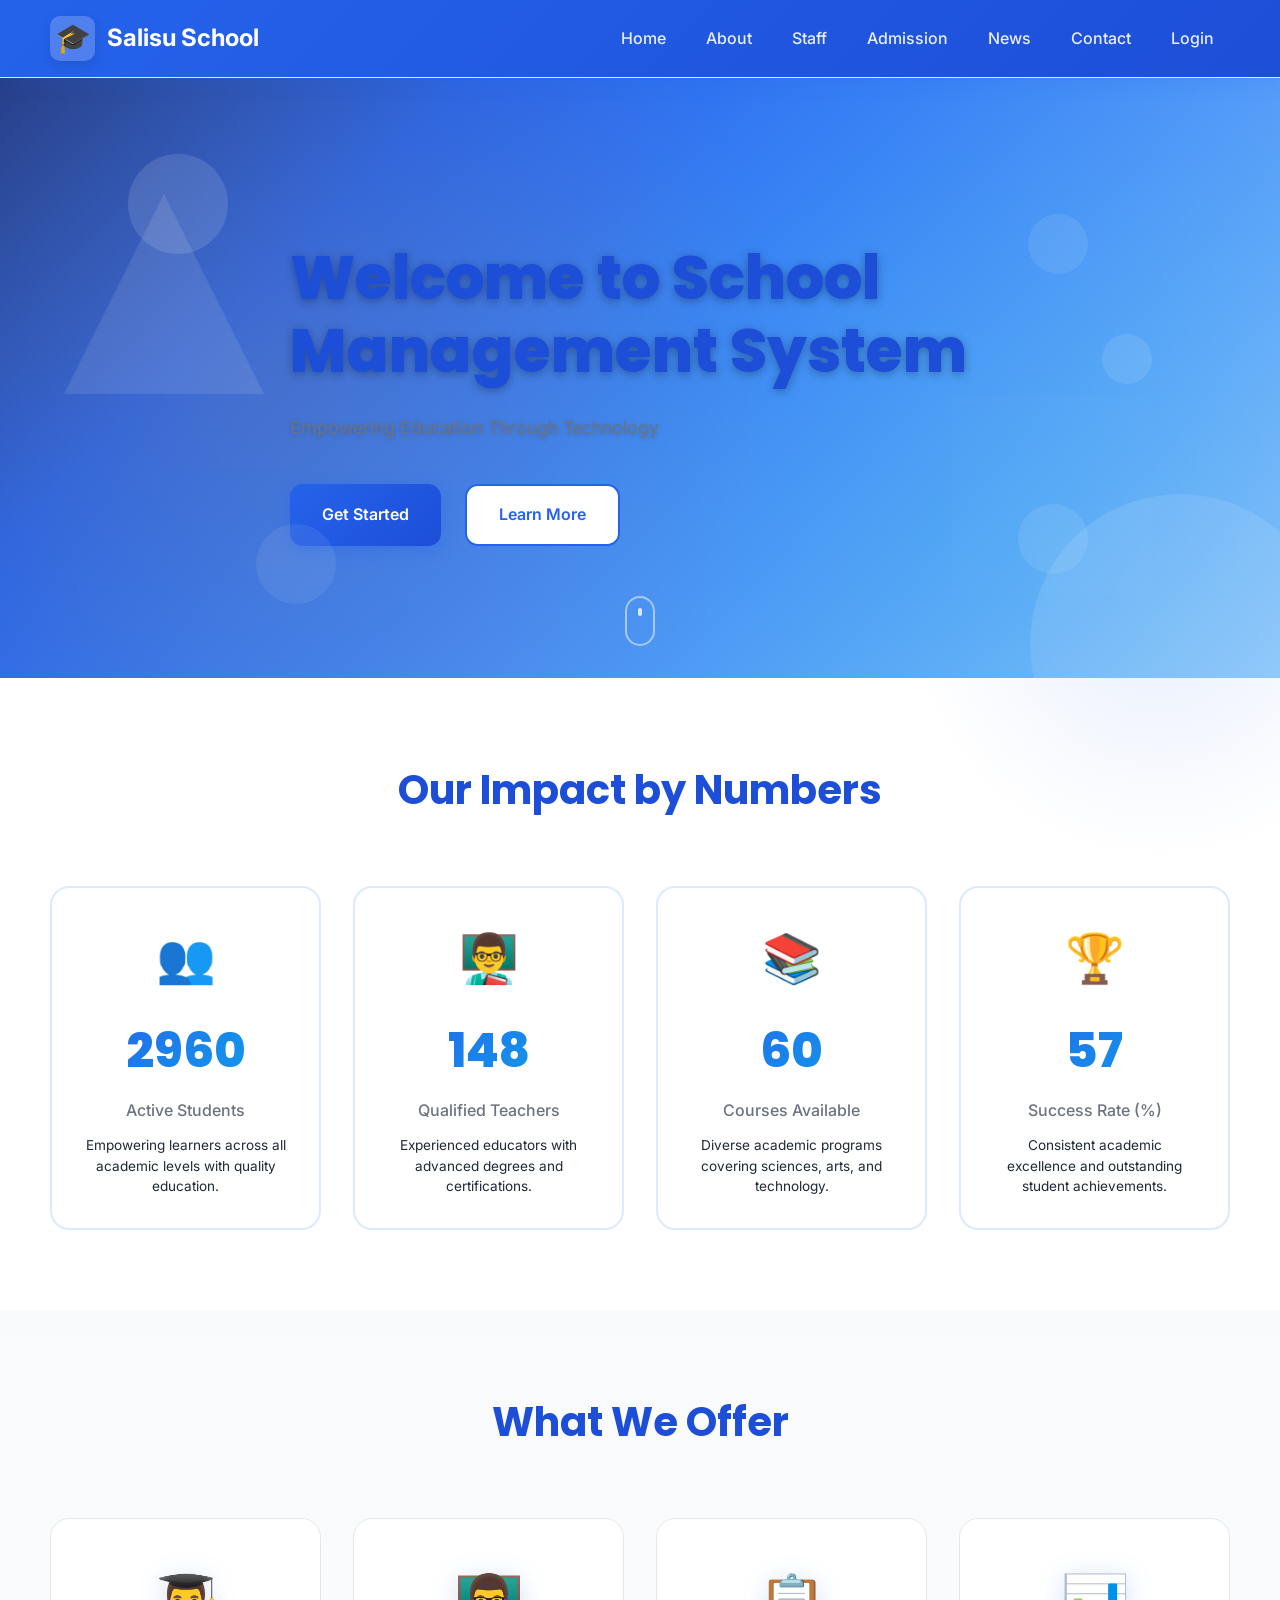
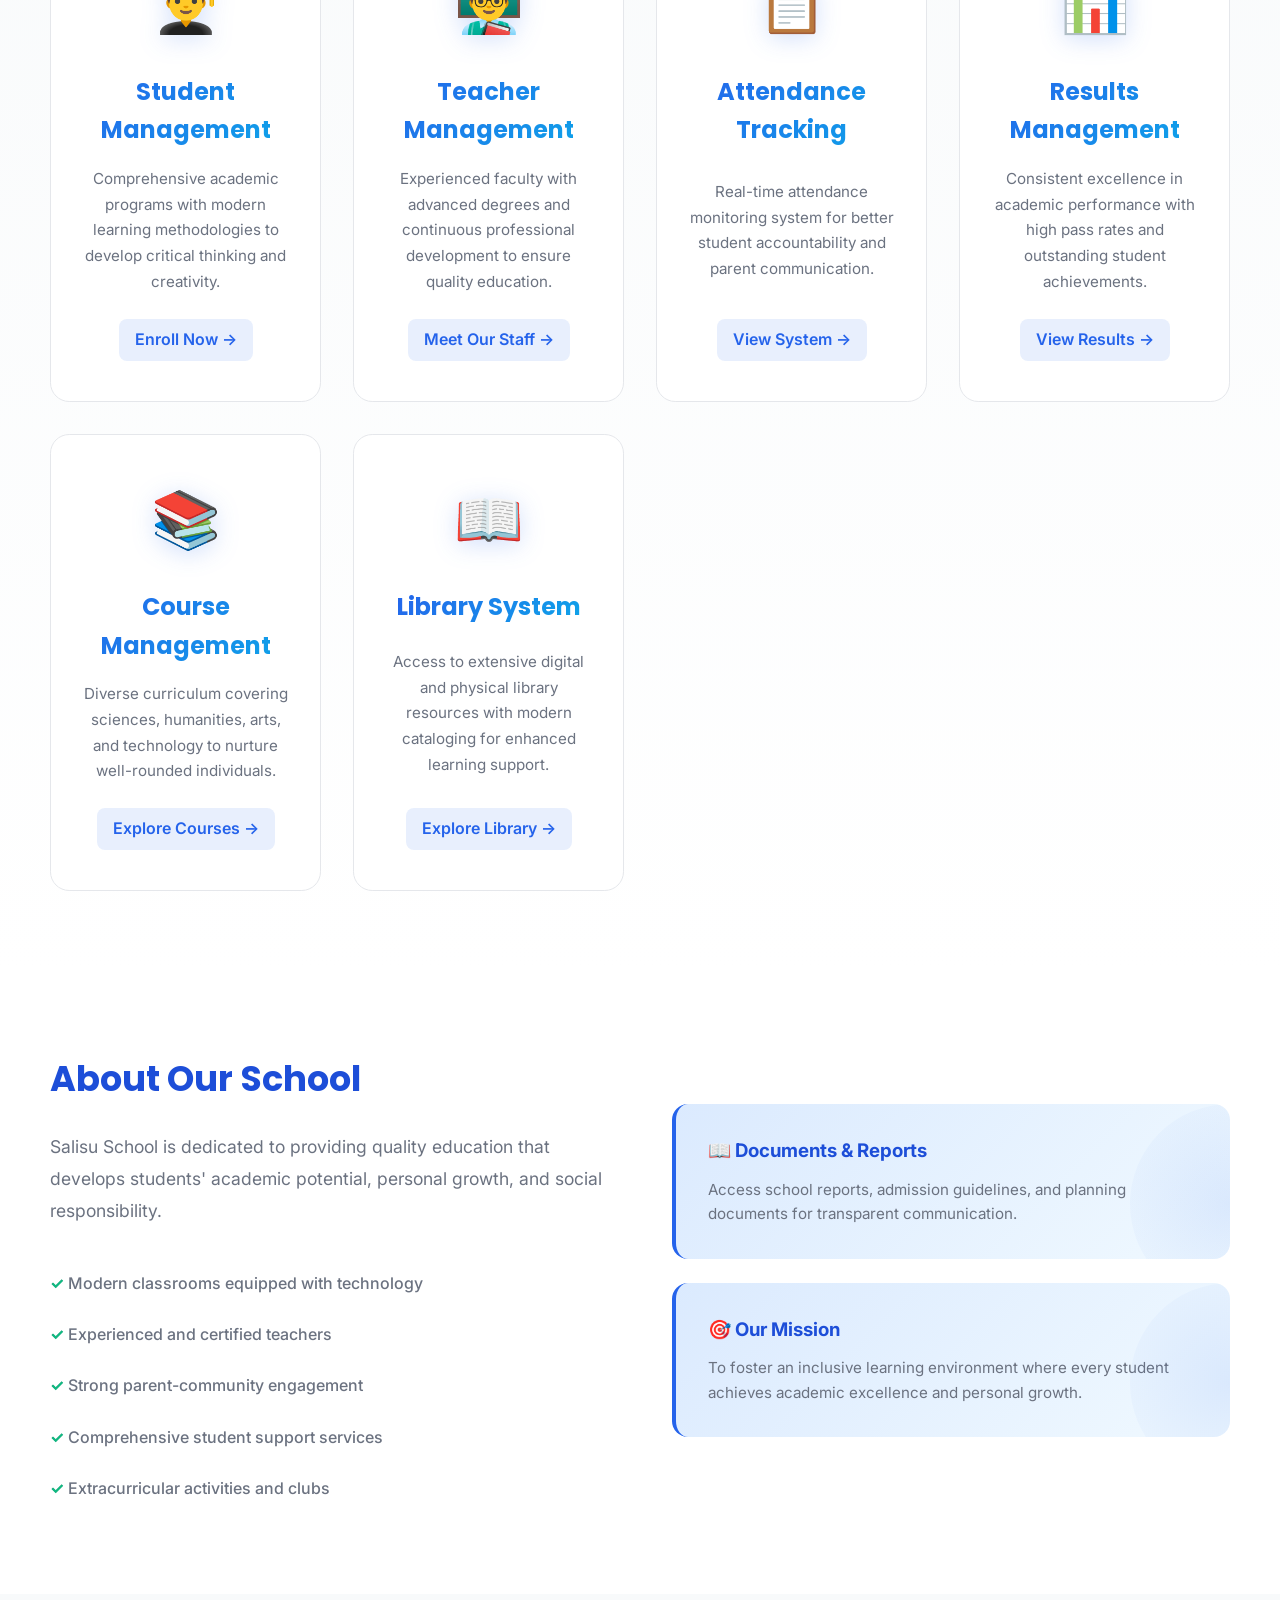
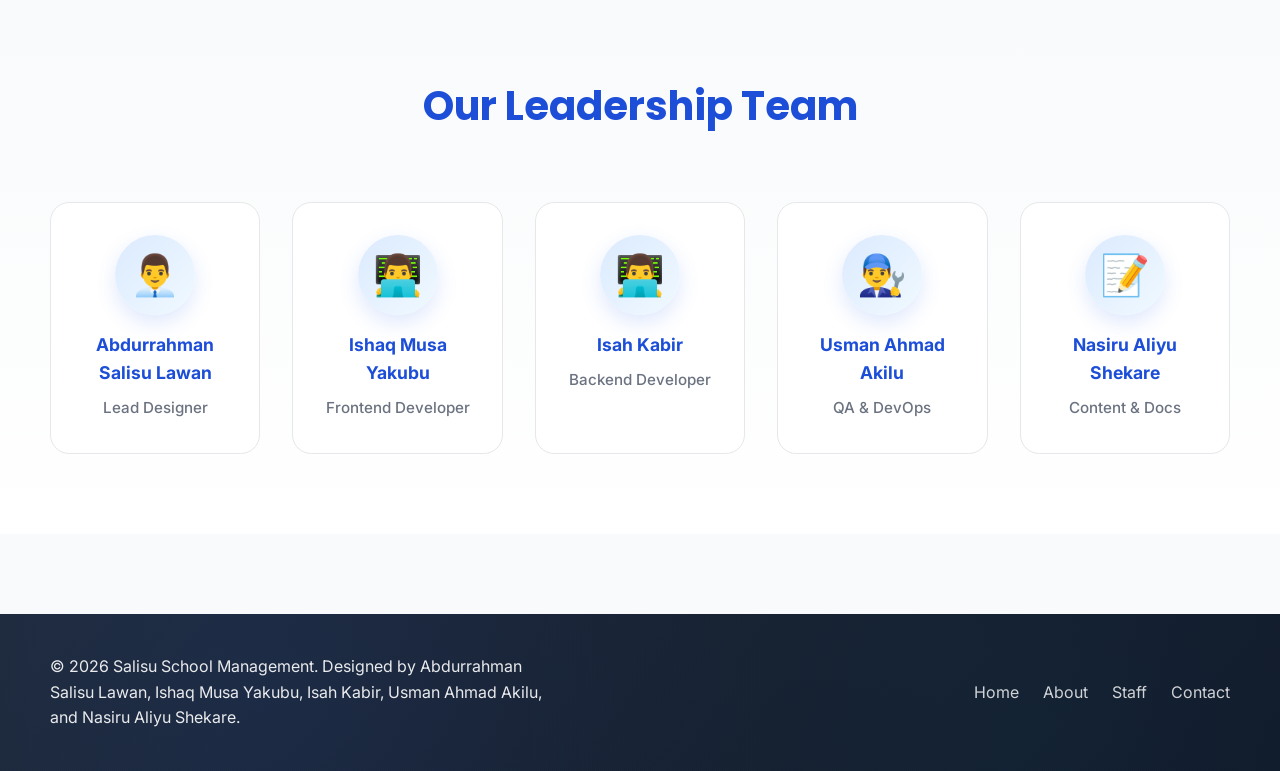
<file: index.html>
<!DOCTYPE html>
<html lang="en">
<head>
  <meta charset="UTF-8">
  <meta name="viewport" content="width=device-width, initial-scale=1.0">
  <title>School Management Website - Salisu School</title>
  <link rel="stylesheet" href="styles.css">
  <link href="https://fonts.googleapis.com/css2?family=Poppins:wght@400;600;700;800&family=Inter:wght@400;500;600;700&display=swap" rel="stylesheet">
</head>
<body>
  <header class="site-header">
    <div class="container header-inner">
      <a class="brand" href="index.html">
        <div class="brand-logo">🎓</div>
        <span>Salisu School</span>
      </a>
      <button class="menu-toggle" aria-label="Open navigation">☰</button>
      <nav class="site-nav">
        <a href="index.html">Home</a>
        <a href="about.html">About</a>
        <a href="staff.html">Staff</a>
        <a href="admissions.html">Admission</a>
        <a href="news.html">News</a>
        <a href="contact.html">Contact</a>
        <a href="login.html">Login</a>
      </nav>
    </div>
  </header>

  <main>
    <!-- PREMIUM HERO SECTION: Full-screen educational hero with parallax and animations -->
    <section class="hero">
      <!-- Multi-layered background for depth and parallax effect -->
      <div class="hero-background">
        <div class="hero-bg-gradient"></div>
        <div class="hero-bg-patterns"></div>
      </div>
      
      <!-- Dark transparent overlay for text readability (rgba(0,0,0,0.45)) -->
      <div class="hero-overlay"></div>
      
      <!-- Floating animated particles for visual interest -->
      <div class="particles-container">
        <div class="particle particle-1"></div>
        <div class="particle particle-2"></div>
        <div class="particle particle-3"></div>
        <div class="particle particle-4"></div>
        <div class="particle particle-5"></div>
      </div>
      
      <!-- Animated geometric shapes -->
      <div class="animated-shapes">
        <div class="shape shape-circle"></div>
        <div class="shape shape-triangle"></div>
        <div class="shape shape-square"></div>
      </div>

      <div class="container hero-content">
        <div class="hero-text">
          <!-- Large animated headline -->
          <h1 class="hero-title fade-in-hero">Welcome to School Management System</h1>
          <!-- Subtitle with smooth animation -->
          <p class="hero-subtitle fade-in-hero-delay-1">Empowering Education Through Technology</p>
          <!-- CTA Buttons with hover animations -->
          <div class="hero-buttons">
            <a class="button button-primary button-glow" href="admissions.html">Get Started</a>
            <a class="button button-secondary" href="about.html">Learn More</a>
          </div>
        </div>
      </div>

      <!-- Scroll indicator animation -->
      <div class="scroll-indicator">
        <span></span>
      </div>
    </section>

    <!-- PREMIUM STATISTICS SECTION: Animated counters with modern design -->
    <section class="statistics-section">
      <div class="container">
        <h2 class="section-title">Our Impact by Numbers</h2>
        <div class="statistics-grid">
          <!-- Modern card with premium styling -->
          <div class="stat-card fade-in-scroll">
            <div class="stat-icon">👥</div>
            <div class="stat-number" data-target="5000">0</div>
            <div class="stat-label">Active Students</div>
            <p class="stat-description">Empowering learners across all academic levels with quality education.</p>
          </div>
          <div class="stat-card fade-in-scroll">
            <div class="stat-icon">👨‍🏫</div>
            <div class="stat-number" data-target="250">0</div>
            <div class="stat-label">Qualified Teachers</div>
            <p class="stat-description">Experienced educators with advanced degrees and certifications.</p>
          </div>
          <div class="stat-card fade-in-scroll">
            <div class="stat-icon">📚</div>
            <div class="stat-number" data-target="100">0</div>
            <div class="stat-label">Courses Available</div>
            <p class="stat-description">Diverse academic programs covering sciences, arts, and technology.</p>
          </div>
          <div class="stat-card fade-in-scroll">
            <div class="stat-icon">🏆</div>
            <div class="stat-number" data-target="95">0</div>
            <div class="stat-label">Success Rate (%)</div>
            <p class="stat-description">Consistent academic excellence and outstanding student achievements.</p>
          </div>
        </div>
      </div>
    </section>

    <!-- PREMIUM FEATURES SECTION: Glassmorphism cards with hover animations -->
    <section class="features-section">
      <div class="container">
        <h2 class="section-title">What We Offer</h2>
        <div class="features-grid">
          <!-- Glassmorphism Card 1: Student Management -->
          <div class="feature-card glassmorphism-card fade-in-scroll-delay-1">
            <div class="card-glow"></div>
            <div class="card-border"></div>
            <div class="feature-icon">👨‍🎓</div>
            <h3>Student Management</h3>
            <p>Comprehensive academic programs with modern learning methodologies to develop critical thinking and creativity.</p>
            <a href="admissions.html" class="feature-link">Enroll Now →</a>
          </div>

          <!-- Glassmorphism Card 2: Teacher Management -->
          <div class="feature-card glassmorphism-card fade-in-scroll-delay-2">
            <div class="card-glow"></div>
            <div class="card-border"></div>
            <div class="feature-icon">👨‍🏫</div>
            <h3>Teacher Management</h3>
            <p>Experienced faculty with advanced degrees and continuous professional development to ensure quality education.</p>
            <a href="staff.html" class="feature-link">Meet Our Staff →</a>
          </div>

          <!-- Glassmorphism Card 3: Attendance Tracking -->
          <div class="feature-card glassmorphism-card fade-in-scroll-delay-3">
            <div class="card-glow"></div>
            <div class="card-border"></div>
            <div class="feature-icon">📋</div>
            <h3>Attendance Tracking</h3>
            <p>Real-time attendance monitoring system for better student accountability and parent communication.</p>
            <a href="admissions.html" class="feature-link">View System →</a>
          </div>

          <!-- Glassmorphism Card 4: Results Management -->
          <div class="feature-card glassmorphism-card fade-in-scroll-delay-4">
            <div class="card-glow"></div>
            <div class="card-border"></div>
            <div class="feature-icon">📊</div>
            <h3>Results Management</h3>
            <p>Consistent excellence in academic performance with high pass rates and outstanding student achievements.</p>
            <a href="news.html" class="feature-link">View Results →</a>
          </div>

          <!-- Glassmorphism Card 5: Course Management -->
          <div class="feature-card glassmorphism-card fade-in-scroll-delay-5">
            <div class="card-glow"></div>
            <div class="card-border"></div>
            <div class="feature-icon">📚</div>
            <h3>Course Management</h3>
            <p>Diverse curriculum covering sciences, humanities, arts, and technology to nurture well-rounded individuals.</p>
            <a href="about.html" class="feature-link">Explore Courses →</a>
          </div>

          <!-- Glassmorphism Card 6: Library System -->
          <div class="feature-card glassmorphism-card fade-in-scroll-delay-6">
            <div class="card-glow"></div>
            <div class="card-border"></div>
            <div class="feature-icon">📖</div>
            <h3>Library System</h3>
            <p>Access to extensive digital and physical library resources with modern cataloging for enhanced learning support.</p>
            <a href="about.html" class="feature-link">Explore Library →</a>
          </div>
        </div>
      </div>
    </section>

    <!-- About Section -->
    <section class="about-section">
      <div class="container">
        <div class="about-grid">
          <div class="about-content fade-in">
            <h2>About Our School</h2>
            <p>Salisu School is dedicated to providing quality education that develops students' academic potential, personal growth, and social responsibility.</p>
            <ul class="about-list">
              <li>✓ Modern classrooms equipped with technology</li>
              <li>✓ Experienced and certified teachers</li>
              <li>✓ Strong parent-community engagement</li>
              <li>✓ Comprehensive student support services</li>
              <li>✓ Extracurricular activities and clubs</li>
            </ul>
          </div>
          <div class="about-features fade-in">
            <div class="feature-box">
              <h3>📖 Documents & Reports</h3>
              <p>Access school reports, admission guidelines, and planning documents for transparent communication.</p>
            </div>
            <div class="feature-box">
              <h3>🎯 Our Mission</h3>
              <p>To foster an inclusive learning environment where every student achieves academic excellence and personal growth.</p>
            </div>
          </div>
        </div>
      </div>
    </section>

    <!-- Team Section -->
    <section class="team-section">
      <div class="container">
        <h2 class="section-title">Our Leadership Team</h2>
        <div class="grid-4 team-grid">
          <div class="team-card fade-in-up">
            <div class="team-avatar">👨‍💼</div>
            <strong>Abdurrahman Salisu Lawan</strong>
            <span>Lead Designer</span>
          </div>
          <div class="team-card fade-in-up">
            <div class="team-avatar">👨‍💻</div>
            <strong>Ishaq Musa Yakubu</strong>
            <span>Frontend Developer</span>
          </div>
          <div class="team-card fade-in-up">
            <div class="team-avatar">👨‍💻</div>
            <strong>Isah Kabir</strong>
            <span>Backend Developer</span>
          </div>
          <div class="team-card fade-in-up">
            <div class="team-avatar">👨‍🔧</div>
            <strong>Usman Ahmad Akilu</strong>
            <span>QA & DevOps</span>
          </div>
          <div class="team-card fade-in-up">
            <div class="team-avatar">📝</div>
            <strong>Nasiru Aliyu Shekare</strong>
            <span>Content & Docs</span>
          </div>
        </div>
      </div>
    </section>
  </main>

  <footer class="site-footer">
    <div class="container footer-inner">
      <p>© 2026 Salisu School Management. Designed by Abdurrahman Salisu Lawan, Ishaq Musa Yakubu, Isah Kabir, Usman Ahmad Akilu, and Nasiru Aliyu Shekare.</p>
      <nav class="footer-nav">
        <a href="index.html">Home</a>
        <a href="about.html">About</a>
        <a href="staff.html">Staff</a>
        <a href="contact.html">Contact</a>
      </nav>
    </div>
  </footer>

  <script src="script.js"></script>
  <script>
    // Fallback animation for stat counters
    function animateStatCounters() {
      document.querySelectorAll('.stat-number').forEach(element => {
        const target = parseInt(element.dataset.target);
        const duration = 2000;
        const increment = target / (duration / 16);
        let current = 0;

        const updateCounter = () => {
          current += increment;
          if (current < target) {
            element.textContent = Math.ceil(current);
            requestAnimationFrame(updateCounter);
          } else {
            element.textContent = target;
          }
        };

        updateCounter();
      });
    }

    // Animate counters when page loads
    window.addEventListener('load', () => {
      setTimeout(animateStatCounters, 300);
    });
  </script>
</body>
</html>
</file>
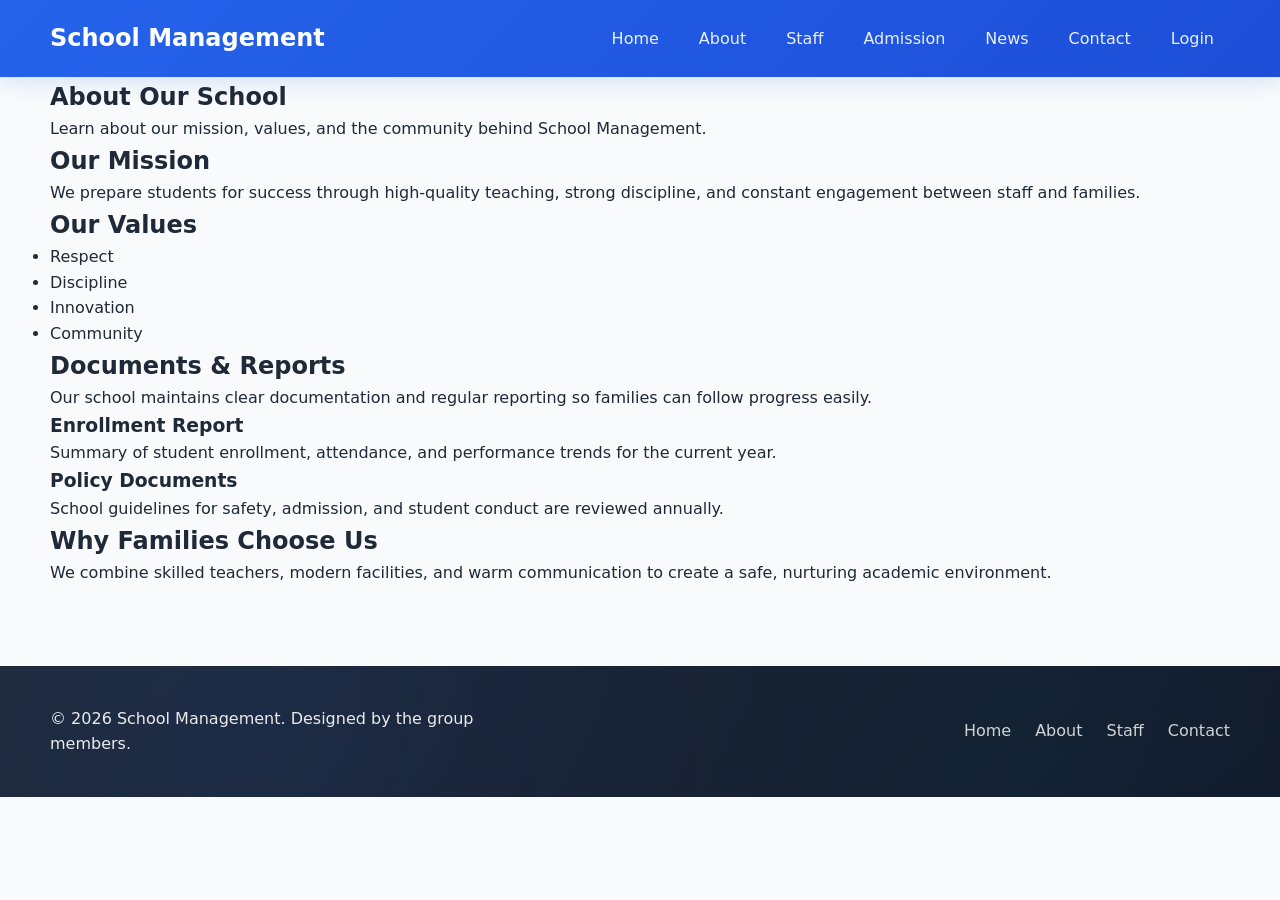
<file: about.html>
<!DOCTYPE html>
<html lang="en">
<head>
  <meta charset="UTF-8">
  <meta name="viewport" content="width=device-width, initial-scale=1.0">
  <title>School Management</title>
  <link rel="stylesheet" href="styles.css">
   

<body {
  box-sizing: border-box;
  margin: 0;
  font-family: Inter, system-ui, sans-serif;
  background: var(--bg);
  color: var(--text);
  line-height: 1.6;
  transition: background-color 200ms ease, color 200ms ease;
}

a {
  color: inherit;
  text-decoration: none;
}

.container {
  width: min(1120px, calc(100% - 2rem));
  margin: 0 auto;
}

.site-header {
  background: var(--surface);
  border-bottom: 1px solid var(--border);
  position: sticky;
  top: 0;
  z-index: 10;
}

.header-inner {
  display: flex;
  align-items: center;
  justify-content: space-between;
  gap: 1rem;
  padding: 1rem 0;
}

.brand {
  font-size: 1.4rem;
  font-weight: 700;
  color: var(--primary-strong);
}

.site-nav {
  display: flex;
  flex-wrap: wrap;
  gap: 0.75rem;
  align-items: center;
}

.site-nav a,
.footer-nav a {
  padding: 0.55rem 0.75rem;
  border-radius: 0.5rem;
  color: var(--muted);
}

.site-nav a:hover,
.footer-nav a:hover {
  background: rgba(59, 130, 246, 0.1);
  color: var(--primary-dark);
}

.menu-toggle {
  display: none;
  border: none;
  background: transparent;
  font-size: 1.55rem;
  cursor: pointer;
}

.hero {
  background: linear-gradient(180deg, #eef4ff 0%, #ffffff 100%);
  padding: 4rem 0 3rem;
}

.hero-content {
  display: grid;
  gap: 1.5rem;
}

.hero h1 {
  margin: 0;
  font-size: clamp(2rem, 4vw, 3.5rem);
}

.hero p {
  max-width: 50rem;
  color: var(--muted);
}

.button {
  display: inline-flex;
  align-items: center;
  justify-content: center;
  background: var(--primary);
  color: white;
  border: none;
  border-radius: 0.75rem;
  padding: 0.9rem 1.6rem;
  font-weight: 600;
  cursor: pointer;
}

.button:hover {
  background: var(--primary-dark);
}

.overview,
.highlights,
.team-section,
.page-content,
.event-grid,
.report-section,
.form-wrapper {
  padding: 3rem 0;
}

.grid-2,
.grid-3,
.grid-4,
.staff-grid {
  display: grid;
  gap: 1.5rem;
}

.grid-2 {
  grid-template-columns: repeat(2, minmax(0, 1fr));
}

.grid-3 {
  grid-template-columns: repeat(3, minmax(0, 1fr));
}

.grid-4 {
  grid-template-columns: repeat(4, minmax(0, 1fr));
}

.card,
.report-card,
.staff-card,
.event-card,
.form-card,
.contact-details {
  background: var(--surface);
  border: 1px solid var(--border);
  border-radius: 1rem;
  padding: 1.5rem;
  box-shadow: 0 4px 10px var(--card-shadow);
}

/* Theme toggle button */
.theme-toggle {
  background: transparent;
  border: 1px solid var(--border);
  color: var(--muted);
  padding: 0.4rem 0.6rem;
  border-radius: 0.6rem;
  cursor: pointer;
}

/* Dark theme overrides */
body.dark {
  --bg: #0b1220;
  --surface: #0f1724;
  --text: #e6f0f2;
  --muted: #94a3b8;
  --primary: #06b6d4;
  --primary-strong: #0891b2;
  --accent: #7dd3fc;
  --border: rgba(255,255,255,0.06);
  --card-shadow: rgba(2,6,23,0.6);
}

.card h3,
.report-card h3,
.event-card h3,
.staff-card h3 {
  margin-top: 0;
}

.team-grid {
  grid-template-columns: repeat(auto-fit, minmax(190px, 1fr));
}

.team-card {
  padding: 1.2rem;
  border: 1px solid var(--border);
  border-radius: 1rem;
  text-align: center;
}

.team-card strong {
  display: block;
  margin-bottom: 0.75rem;
  color: var(--primary-dark);
}

.team-card span {
  color: var(--muted);
}

.page-header {
  text-align: center;
  padding-top: 2rem;
}

.page-header h1 {
  margin-bottom: 0.5rem;
}

.split-section {
  display: grid;
  gap: 1.5rem;
  grid-template-columns: repeat(2, minmax(0, 1fr));
}

.report-list {
  display: grid;
  gap: 1rem;
}

.report-section p,
.testimonial-section p,
.contact-details p,
.event-card p,
.staff-card p,
.form-row label,
.form-row input,
.form-row select,
.form-row textarea {
  color: var(--muted);
}

.form-wrapper {
  display: grid;
  gap: 1.5rem;
  grid-template-columns: 1.6fr 1fr;
  align-items: start;
}

.form-card {
  padding: 2rem;
}

.form-row {
  display: grid;
  gap: 0.5rem;
  margin-bottom: 1rem;
}

.form-row input,
.form-row select,
.form-row textarea {
  width: 100%;
  border: 1px solid var(--border);
  border-radius: 0.75rem;
  padding: 0.95rem 1rem;
  font: inherit;
}

.form-row input:invalid,
.form-row select:invalid,
.form-row textarea:invalid {
  border-color: #f87171;
}

.form-feedback {
  margin-top: 1rem;
  font-weight: 600;
}

.contact-details {
  display: grid;
  gap: 0.75rem;
}

.event-grid {
  grid-template-columns: repeat(auto-fit, minmax(240px, 1fr));
}

.staff-grid {
  grid-template-columns: repeat(auto-fit, minmax(220px, 1fr));
}

.site-footer {
  background: #ffffff;
  border-top: 1px solid var(--border);
}

.footer-inner {
  display: flex;
  flex-wrap: wrap;
  gap: 1rem;
  justify-content: space-between;
  align-items: center;
  padding: 1.5rem 0;
}

.footer-nav {
  display: flex;
  flex-wrap: wrap;
  gap: 0.75rem;
}

@media (max-width: 900px) {
  .grid-2,
  .grid-3,
  .split-section,
  .form-wrapper {
    grid-template-columns: 1fr;
  }

  .header-inner {
    flex-wrap: wrap;
  }
}

@media (max-width: 700px) {
  .site-nav {
    display: none;
    flex-direction: column;
    width: 100%;
    margin-top: 1rem;
  }

  .site-nav.open {
    display: flex;
  }

  .menu-toggle {
    display: inline-flex;
  }

  .site-header {
    padding: 0 0.75rem;
  }

  .button {
    width: 100%;
  }

  .container {
    width: min(100%, calc(100% - 1rem));
  }
}

</head>
<body>
  <header class="site-header">
    <div class="container header-inner">
      <a class="brand" href="index.html">School Management</a>
      <button class="menu-toggle" aria-label="Open navigation">☰</button>
      <nav class="site-nav">
        <a href="index.html">Home</a>
        <a href="about.html">About</a>
        <a href="staff.html">Staff</a>
        <a href="admissions.html">Admission</a>
        <a href="news.html">News</a>
        <a href="contact.html">Contact</a>
        <a href="login.html">Login</a>
      </nav>
    </div>
  </header>

  <main class="container page-content">
    <section class="page-header">
      <h1>About Our School</h1>
      <p>Learn about our mission, values, and the community behind School Management.</p>
    </section>

    <section class="split-section">
      <article>
        <h2>Our Mission</h2>
        <p>We prepare students for success through high-quality teaching, strong discipline, and constant engagement between staff and families.</p>
      </article>
      <article>
        <h2>Our Values</h2>
        <ul>
          <li>Respect</li>
          <li>Discipline</li>
          <li>Innovation</li>
          <li>Community</li>
        </ul>
      </article>
    </section>

    <section class="report-section">
      <h2>Documents & Reports</h2>
      <p>Our school maintains clear documentation and regular reporting so families can follow progress easily.</p>
      <div class="report-list">
        <div class="report-card">
          <h3>Enrollment Report</h3>
          <p>Summary of student enrollment, attendance, and performance trends for the current year.</p>
        </div>
        <div class="report-card">
          <h3>Policy Documents</h3>
          <p>School guidelines for safety, admission, and student conduct are reviewed annually.</p>
        </div>
      </div>
    </section>

    <section class="testimonial-section">
      <h2>Why Families Choose Us</h2>
      <p>We combine skilled teachers, modern facilities, and warm communication to create a safe, nurturing academic environment.</p>
    </section>
  </main>

  <footer class="site-footer">
    <div class="container footer-inner">
      <p>© 2026 School Management. Designed by the group members.</p>
      <nav class="footer-nav">
        <a href="index.html">Home</a>
        <a href="about.html">About</a>
        <a href="staff.html">Staff</a>
        <a href="contact.html">Contact</a>
      </nav>
    </div>
  </footer>

  <script src="script.js"></script>
</body>
</html>
</file>
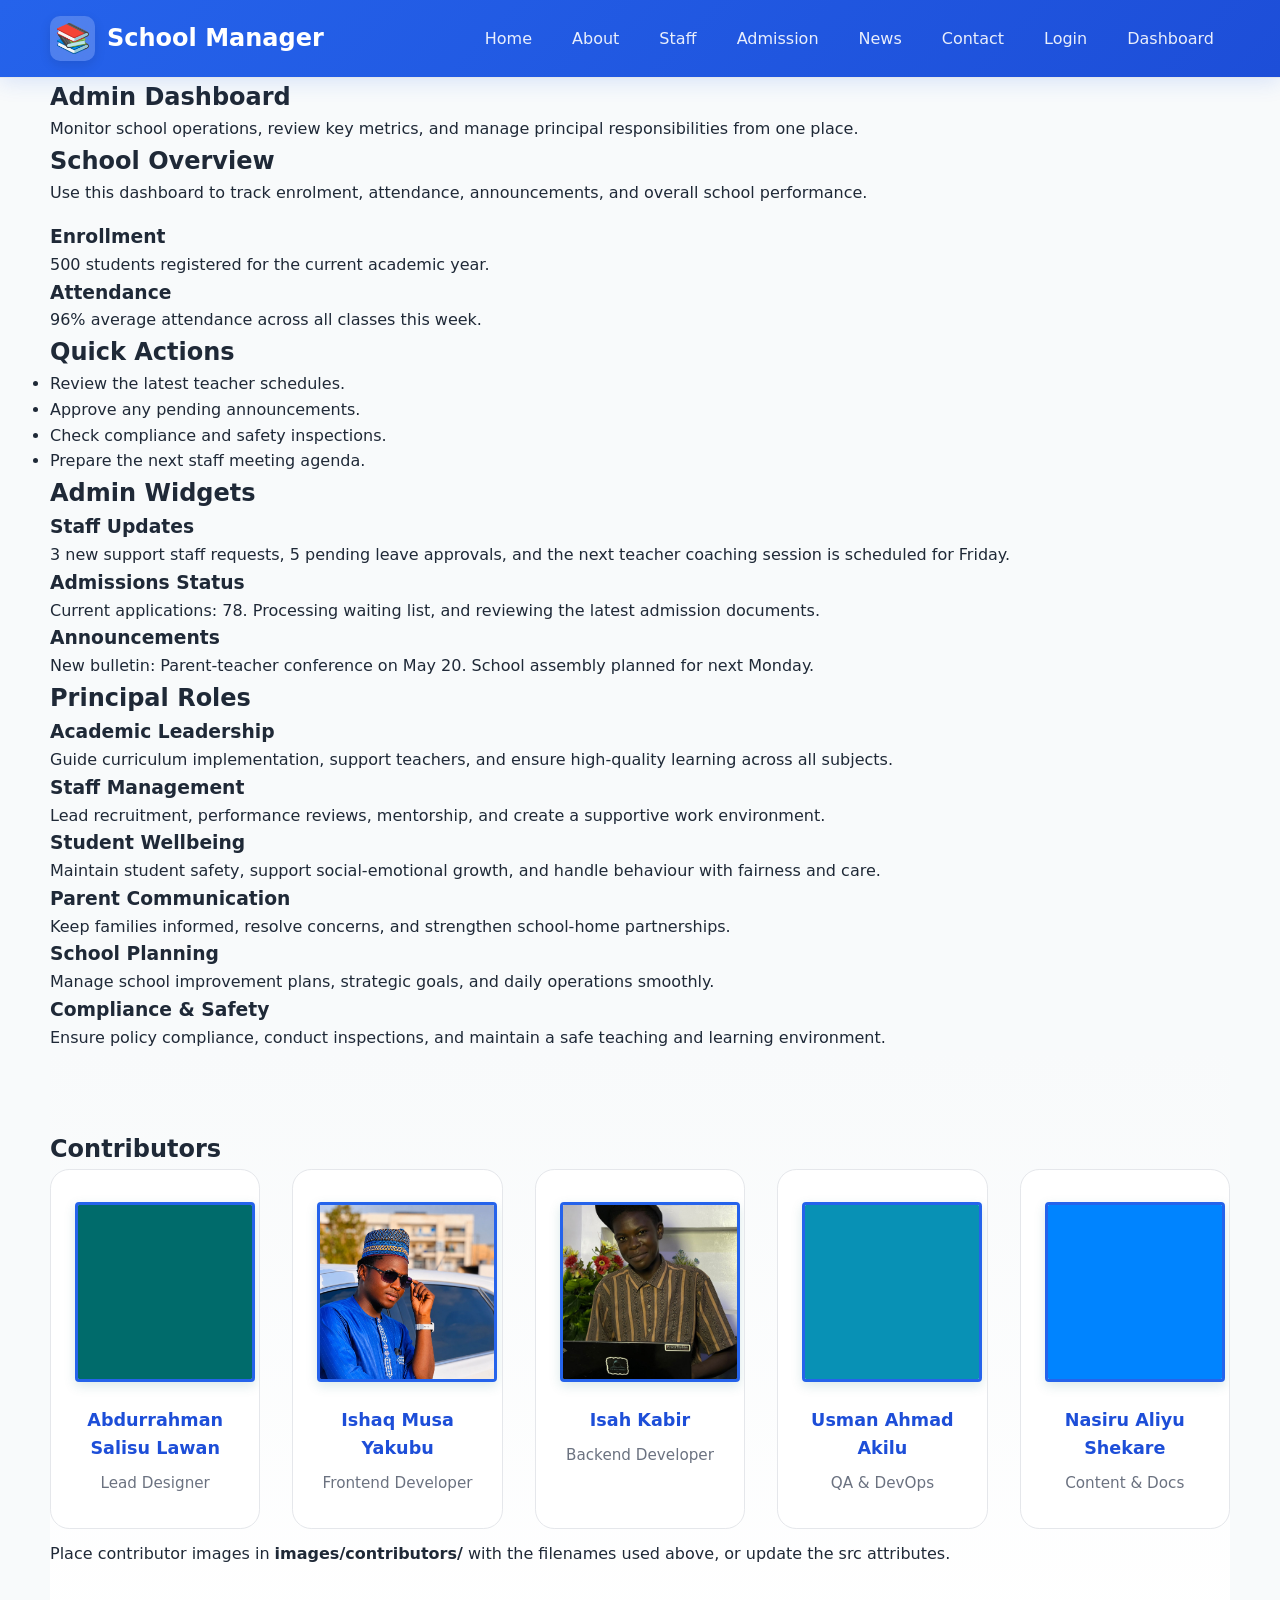
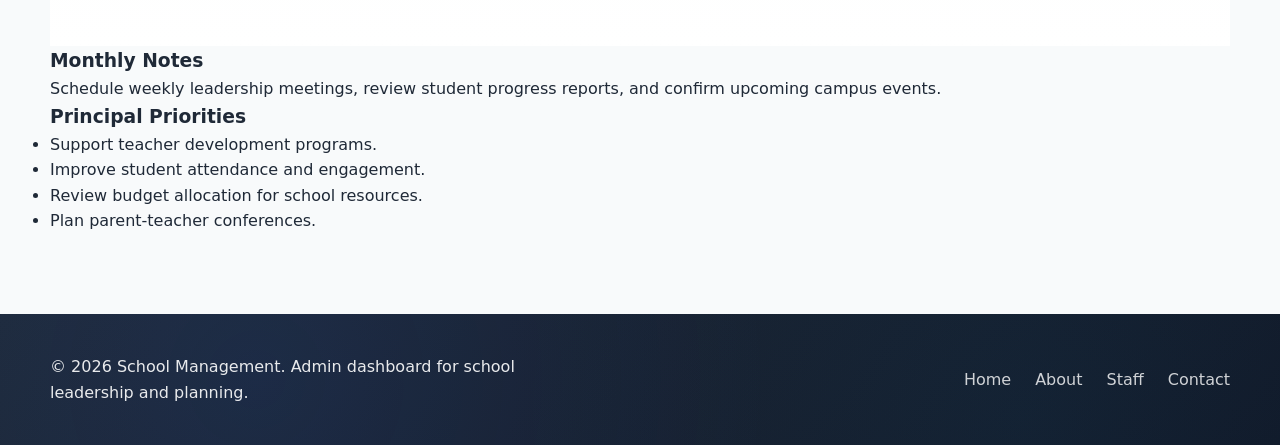
<file: Admin Dashboard.html>
<!DOCTYPE html>
<html lang="en">
<head>
  <meta charset="UTF-8">
  <meta name="viewport" content="width=device-width, initial-scale=1.0">
  <title>Admin Dashboard -  School management</title>
  <link rel="stylesheet" href="styles.css"

<root {
  /* Light theme */
  --bg: #f6f8fb;
  --surface: #ffffff;
  --text: #0f1724;
  --muted: #475569;
  --primary: #006b6b;
  --primary-strong: #004e4e;
  --accent: #06b6d4;
  --border: #e6eef0;
  --card-shadow: rgba(15, 23, 42, 0.04);
}

body {
  box-sizing: border-box;
  margin: 0;
  font-family: Inter, system-ui, sans-serif;
  background: var(--bg);
  color: var(--text);
  line-height: 1.6;
  transition: background-color 200ms ease, color 200ms ease;
}

a {
  color: inherit;
  text-decoration: none;
}

.container {
  width: min(1120px, calc(100% - 2rem));
  margin: 0 auto;
}

.site-header {
  background: linear-gradient(135deg, var(--primary) 0%, var(--primary-strong) 100%);
  border-bottom: 1px solid var(--border);
  position: sticky;
  top: 0;
  z-index: 10;
  box-shadow: 0 4px 12px rgba(0, 107, 107, 0.15);
}

.header-inner {
  display: flex;
  align-items: center;
  justify-content: space-between;
  gap: 1rem;
  padding: 1rem 0;
}

.brand {
  display: flex;
  align-items: center;
  gap: 0.75rem;
  font-size: 1.4rem;
  font-weight: 700;
  color: white;
  text-decoration: none;
}

.brand-logo {
  width: 45px;
  height: 45px;
  background: linear-gradient(135deg, #ffffff 0%, #e6f0f2 100%);
  border-radius: 10px;
  display: flex;
  align-items: center;
  justify-content: center;
  font-weight: 900;
  font-size: 1.5rem;
  color: var(--primary);
  box-shadow: 0 4px 12px rgba(0, 0, 0, 0.15);
}

.site-nav {
  display: flex;
  flex-wrap: wrap;
  gap: 0.75rem;
  align-items: center;
}

.site-nav a,
.footer-nav a {
  padding: 0.55rem 0.75rem;
  border-radius: 0.5rem;
  color: var(--muted);
}

.site-header .site-nav a {
  color: white;
  opacity: 0.9;
  transition: opacity 200ms ease;
}

.site-header .site-nav a:hover {
  background: rgba(255, 255, 255, 0.2);
  color: white;
  opacity: 1;
}

.site-nav a:hover,
.footer-nav a:hover {
  background: rgba(59, 130, 246, 0.1);
  color: var(--primary-dark);
}

.menu-toggle {
  display: none;
  border: none;
  background: transparent;
  font-size: 1.55rem;
  cursor: pointer;
}

.hero {
  background: linear-gradient(180deg, #eef4ff 0%, #ffffff 100%);
  padding: 4rem 0 3rem;
}

.hero-content {
  display: grid;
  gap: 1.5rem;
}

.hero h1 {
  margin: 0;
  font-size: clamp(2rem, 4vw, 3.5rem);
}

.hero p {
  max-width: 50rem;
  color: var(--muted);
}

.button {
  display: inline-flex;
  align-items: center;
  justify-content: center;
  background: var(--primary);
  color: white;
  border: none;
  border-radius: 0.75rem;
  padding: 0.9rem 1.6rem;
  font-weight: 600;
  cursor: pointer;
}

.button:hover {
  background: var(--primary-dark);
}

.overview,
.highlights,
.team-section,
.page-content,
.event-grid,
.report-section,
.form-wrapper {
  padding: 3rem 0;
}

.grid-2,
.grid-3,
.grid-4,
.staff-grid {
  display: grid;
  gap: 1.5rem;
}

.grid-2 {
  grid-template-columns: repeat(2, minmax(0, 1fr));
}

.grid-3 {
  grid-template-columns: repeat(3, minmax(0, 1fr));
}

.grid-4 {
  grid-template-columns: repeat(4, minmax(0, 1fr));
}

.card,
.report-card,
.staff-card,
.event-card,
.form-card,
.contact-details {
  background: var(--surface);
  border: 1px solid var(--border);
  border-radius: 1rem;
  padding: 1.5rem;
  box-shadow: 0 4px 10px var(--card-shadow);
}

/* Theme toggle button */
.theme-toggle {
  background: transparent;
  border: 1px solid var(--border);
  color: var(--muted);
  padding: 0.4rem 0.6rem;
  border-radius: 0.6rem;
  cursor: pointer;
}

/* Dark theme overrides */
body.dark {
  --bg: #0b1220;
  --surface: #0f1724;
  --text: #e6f0f2;
  --muted: #94a3b8;
  --primary: #06b6d4;
  --primary-strong: #0891b2;
  --accent: #7dd3fc;
  --border: rgba(255,255,255,0.06);
  --card-shadow: rgba(2,6,23,0.6);
}

.card h3,
.report-card h3,
.event-card h3,
.staff-card h3 {
  margin-top: 0;
}

.team-grid {
  grid-template-columns: repeat(auto-fit, minmax(190px, 1fr));
}

.team-card {
  padding: 1.2rem;
  border: 1px solid var(--border);
  border-radius: 1rem;
  text-align: center;
}

.team-card strong {
  display: block;
  margin-bottom: 0.75rem;
  color: var(--primary-brown);
}

.team-card span {
  color: var(--muted);
}

.page-header {
  text-align: center;
  padding-top: 2rem;
}

.page-header h1 {
  margin-bottom: 0.5rem;
}

.split-section {
  display: grid;
  gap: 1.5rem;
  grid-template-columns: repeat(2, minmax(0, 1fr));
}

.report-list {
  display: grid;
  gap: 1rem;
}

.report-section p,
.testimonial-section p,
.contact-details p,
.event-card p,
.staff-card p,
.form-row label,
.form-row input,
.form-row select,
.form-row textarea {
  color: var(--muted);
}

.form-wrapper {
  display: grid;
  gap: 1.5rem;
  grid-template-columns: 1.6fr 1fr;
  align-items: start;
}

.form-card {
  padding: 2rem;
}

.form-row {
  display: grid;
  gap: 0.5rem;
  margin-bottom: 1rem;
}

.form-row input,
.form-row select,
.form-row textarea {
  width: 100%;
  border: 1px solid var(--border);
  border-radius: 0.75rem;
  padding: 0.95rem 1rem;
  font: inherit;
}

.form-row input:invalid,
.form-row select:invalid,
.form-row textarea:invalid {
  border-color: #f87171;
}

.form-feedback {
  margin-top: 1rem;
  font-weight: 600;
}

.contact-details {
  display: grid;
  gap: 0.75rem;
}

.event-grid {
  grid-template-columns: repeat(auto-fit, minmax(240px, 1fr));
}

.staff-grid {
  grid-template-columns: repeat(auto-fit, minmax(220px, 1fr));
}

.site-footer {
  background: #ffffff;
  border-top: 1px solid var(--border);
}

.footer-inner {
  display: flex;
  flex-wrap: wrap;
  gap: 1rem;
  justify-content: space-between;
  align-items: center;
  padding: 1.5rem 0;
}

.footer-nav {
  display: flex;
  flex-wrap: wrap;
  gap: 0.75rem;
}

@media (max-width: 900px) {
  .grid-2,
  .grid-3,
  .split-section,
  .form-wrapper {
    grid-template-columns: 1fr;
  }

  .header-inner {
    flex-wrap: wrap;
  }
}

@media (max-width: 700px) {
  .site-nav {
    display: none;
    flex-direction: column;
    width: 100%;
    margin-top: 1rem;
  }

  .site-nav.open {
    display: flex;
  }

  .menu-toggle {
    display: inline-flex;
  }

  .site-header {
    padding: 0 0.75rem;
  }

  .button {
    width: 100%;
  }

  .container {
    width: min(100%, calc(100% - 1rem));
  }
}

</head>
<body>
  <header class="site-header">
    <div class="container header-inner">
      <a class="brand" href="index.html">
        <div class="brand-logo">📚</div>
        <span>School Manager</span>
      </a>
      <button class="menu-toggle" aria-label="Open navigation">☰</button>
      <nav class="site-nav">
        <a href="index.html">Home</a>
        <a href="about.html">About</a>
        <a href="staff.html">Staff</a>
        <a href="admissions.html">Admission</a>
        <a href="news.html">News</a>
        <a href="contact.html">Contact</a>
        <a href="login.html">Login</a>
        <a href="Admin Dashboard.html">Dashboard</a>
      </nav>
    </div>
  </header>

  <main class="container page-content">
    <section class="page-header">
      <h1>Admin Dashboard</h1>
      <p>Monitor school operations, review key metrics, and manage principal responsibilities from one place.</p>
    </section>

    <section class="overview">
      <div class="grid-2">
        <div class="card">
          <h2>School Overview</h2>
          <p>Use this dashboard to track enrolment, attendance, announcements, and overall school performance.</p>
          <div class="grid-2" style="margin-top: 1rem; gap: 1rem;">
            <div class="report-card">
              <h3>Enrollment</h3>
              <p>500 students registered for the current academic year.</p>
            </div>
            <div class="report-card">
              <h3>Attendance</h3>
              <p>96% average attendance across all classes this week.</p>
            </div>
          </div>
        </div>
        <div class="card">
          <h2>Quick Actions</h2>
          <ul>
            <li>Review the latest teacher schedules.</li>
            <li>Approve any pending announcements.</li>
            <li>Check compliance and safety inspections.</li>
            <li>Prepare the next staff meeting agenda.</li>
          </ul>
        </div>
      </div>
    </section>

    <section class="highlights">
      <h2>Admin Widgets</h2>
      <div class="grid-3">
        <div class="card">
          <h3>Staff Updates</h3>
          <p>3 new support staff requests, 5 pending leave approvals, and the next teacher coaching session is scheduled for Friday.</p>
        </div>
        <div class="card">
          <h3>Admissions Status</h3>
          <p>Current applications: 78. Processing waiting list, and reviewing the latest admission documents.</p>
        </div>
        <div class="card">
          <h3>Announcements</h3>
          <p>New bulletin: Parent-teacher conference on May 20. School assembly planned for next Monday.</p>
        </div>
      </div>
    </section>

    <section class="highlights">
      <h2>Principal Roles</h2>
      <div class="grid-3">
        <div class="card">
          <h3>Academic Leadership</h3>
          <p>Guide curriculum implementation, support teachers, and ensure high-quality learning across all subjects.</p>
        </div>
        <div class="card">
          <h3>Staff Management</h3>
          <p>Lead recruitment, performance reviews, mentorship, and create a supportive work environment.</p>
        </div>
        <div class="card">
          <h3>Student Wellbeing</h3>
          <p>Maintain student safety, support social-emotional growth, and handle behaviour with fairness and care.</p>
        </div>
        <div class="card">
          <h3>Parent Communication</h3>
          <p>Keep families informed, resolve concerns, and strengthen school-home partnerships.</p>
        </div>
        <div class="card">
          <h3>School Planning</h3>
          <p>Manage school improvement plans, strategic goals, and daily operations smoothly.</p>
        </div>
        <div class="card">
          <h3>Compliance & Safety</h3>
          <p>Ensure policy compliance, conduct inspections, and maintain a safe teaching and learning environment.</p>
        </div>
      </div>
    </section>

    <section class="team-section">
      <h2>Contributors</h2>
      <div class="grid-4 team-grid">
        <div class="team-card">
          <img src="images/contributors/abdurrahman.jpg" alt="Abdurrahman Salisu Lawan" class="team-photo">
          <strong>Abdurrahman Salisu Lawan</strong>
          <span>Lead Designer</span>
        </div>
        <div class="team-card">
          <img src="images/contributors/What.jpg" alt="Ishaq Musa Yakubu" class="team-photo">
          <strong>Ishaq Musa Yakubu</strong>
          <span>Frontend Developer</span>
        </div>
        <div class="team-card">
          <img src="images/contributors/chat-photo.jpg" alt="Isah Kabir" class="team-photo">
      <strong>Isah Kabir</strong>
          <span>Backend Developer</span>
        </div>
        <div class="team-card">
          <img src="images/contributors/usman.jpg" alt="Usman Ahmad Akilu" class="team-photo">
          <strong>Usman Ahmad Akilu</strong>
          <span>QA & DevOps</span>
        </div>
        <div class="team-card">
          <img src="images/contributors/nasiru.jpg" alt="Nasiru Aliyu Shekare" class="team-photo">
          <strong>Nasiru Aliyu Shekare</strong>
          <span>Content & Docs</span>
        </div>
      </div>
      <p style="margin-top:0.75rem;color:var(--muted);">Place contributor images in <strong>images/contributors/</strong> with the filenames used above, or update the src attributes.</p>
    </section>

    <section class="report-section">
      <div class="grid-2">
        <div class="report-card">
          <h3>Monthly Notes</h3>
          <p>Schedule weekly leadership meetings, review student progress reports, and confirm upcoming campus events.</p>
        </div>
        <div class="report-card">
          <h3>Principal Priorities</h3>
          <ul>
            <li>Support teacher development programs.</li>
            <li>Improve student attendance and engagement.</li>
            <li>Review budget allocation for school resources.</li>
            <li>Plan parent-teacher conferences.</li>
          </ul>
        </div>
      </div>
    </section>
  </main>

  <footer class="site-footer">
    <div class="container footer-inner">
      <p>© 2026 School Management. Admin dashboard for school leadership and planning.</p>
      <nav class="footer-nav">
        <a href="index.html">Home</a>
        <a href="about.html">About</a>
        <a href="staff.html">Staff</a>
        <a href="contact.html">Contact</a>
      </nav>
    </div>
  </footer>

  <script src="script.js"></script>
</body>
</html>
</file>
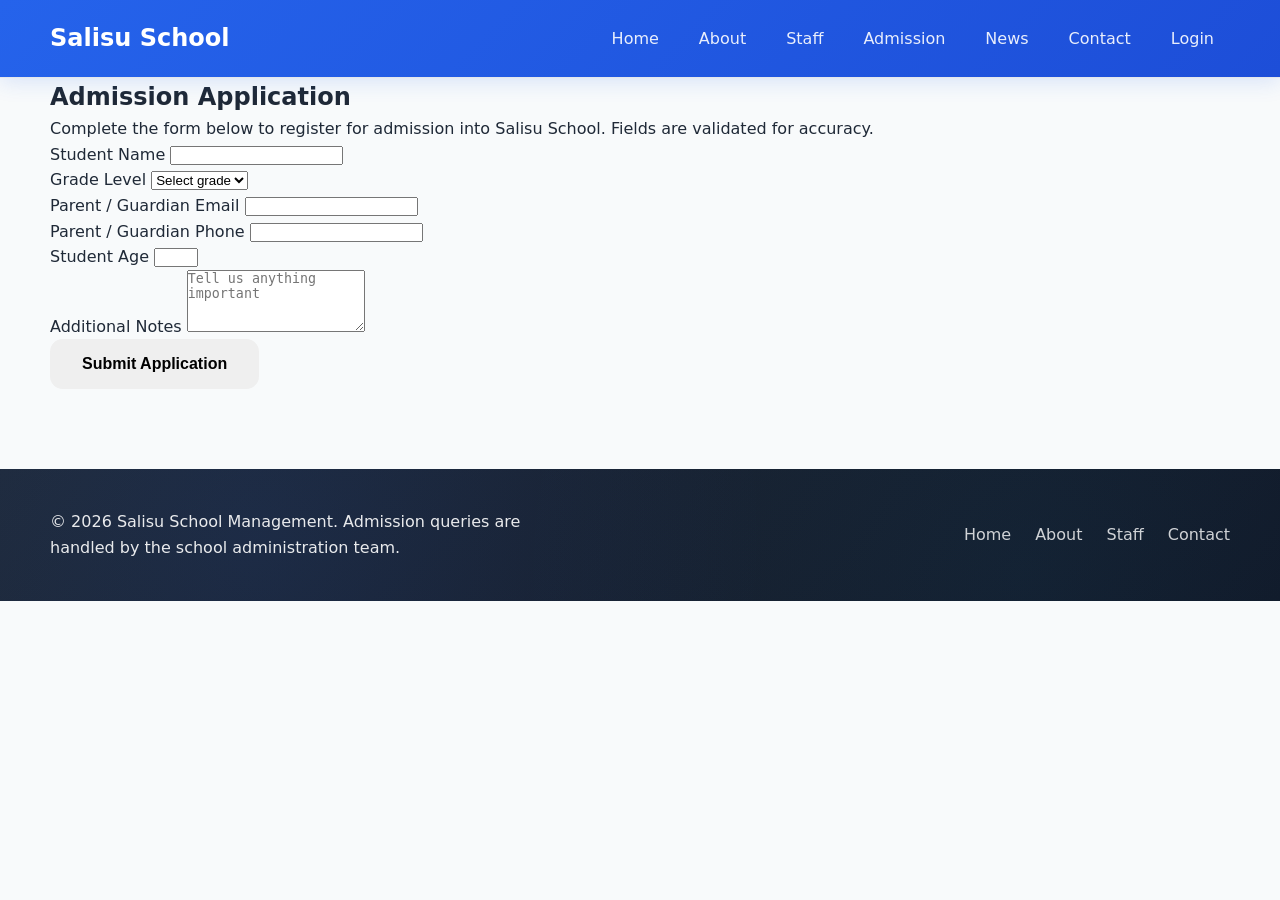
<file: admissions.html>
<!DOCTYPE html>
<html lang="en">
<head>
  <meta charset="UTF-8">
  <meta name="viewport" content="width=device-width, initial-scale=1.0">
  <title>Admission Form</title>
  <link rel="stylesheet" href="styles.css">
</head>
<body>
  <header class="site-header">
    <div class="container header-inner">
      <a class="brand" href="index.html">Salisu School</a>
      <button class="menu-toggle" aria-label="Open navigation">☰</button>
      <nav class="site-nav">
        <a href="index.html">Home</a>
        <a href="about.html">About</a>
        <a href="staff.html">Staff</a>
        <a href="admissions.html">Admission</a>
        <a href="news.html">News</a>
        <a href="contact.html">Contact</a>
        <a href="login.html">Login</a>
      </nav>
    </div>
  </header>

  <main class="container page-content">
    <section class="page-header">
      <h1>Admission Application</h1>
      <p>Complete the form below to register for admission into Salisu School. Fields are validated for accuracy.</p>
    </section>

    <section class="form-wrapper">
      <form id="admission-form" class="form-card" novalidate>
        <div class="form-row">
          <label for="student-name">Student Name</label>
          <input type="text" id="student-name" name="studentName" required>
        </div>
        <div class="form-row">
          <label for="grade-level">Grade Level</label>
          <select id="grade-level" name="gradeLevel" required>
            <option value="">Select grade</option>
            <option value="nursery">Nursery</option>
            <option value="primary">Primary</option>
            <option value="secondary">Secondary</option>
          </select>
        </div>
        <div class="form-row">
          <label for="parent-email">Parent / Guardian Email</label>
          <input type="email" id="parent-email" name="parentEmail" required>
        </div>
        <div class="form-row">
          <label for="parent-phone">Parent / Guardian Phone</label>
          <input type="tel" id="parent-phone" name="parentPhone" pattern="^\\+?[0-9\s-]{7,15}$" required>
        </div>
        <div class="form-row">
          <label for="student-age">Student Age</label>
          <input type="number" id="student-age" name="studentAge" min="3" max="18" required>
        </div>
        <div class="form-row">
          <label for="message">Additional Notes</label>
          <textarea id="message" name="message" rows="4" placeholder="Tell us anything important"></textarea>
        </div>
        <button class="button" type="submit">Submit Application</button>
        <p class="form-feedback" id="admission-feedback"></p>
      </form>
    </section>
  </main>

  <footer class="site-footer">
    <div class="container footer-inner">
      <p>© 2026 Salisu School Management. Admission queries are handled by the school administration team.</p>
      <nav class="footer-nav">
        <a href="index.html">Home</a>
        <a href="about.html">About</a>
        <a href="staff.html">Staff</a>
        <a href="contact.html">Contact</a>
      </nav>
    </div>
  </footer>

  <script src="script.js"></script>
</body>
</html>
</file>
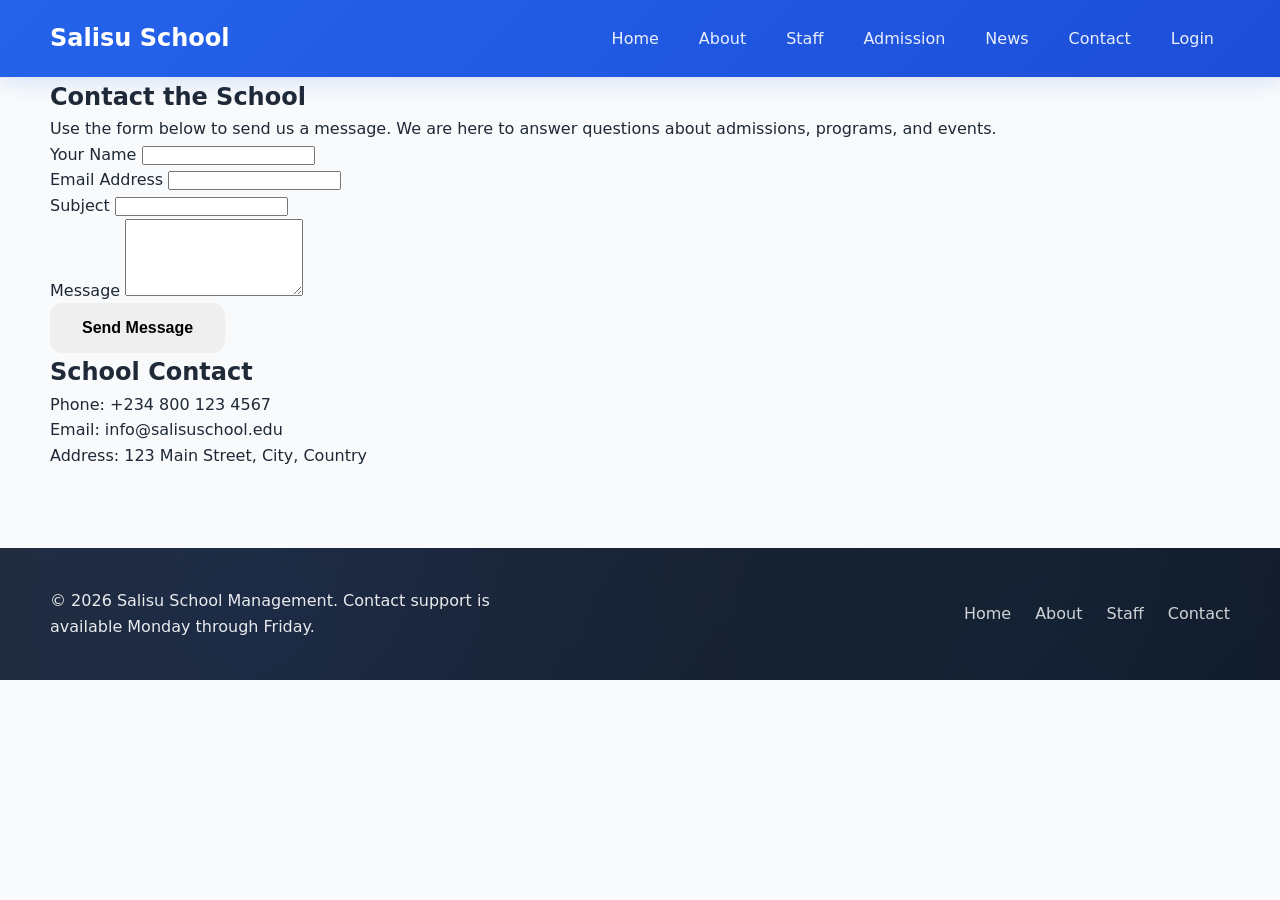
<file: contact.html>
<!DOCTYPE html>
<html lang="en">
<head>
  <meta charset="UTF-8">
  <meta name="viewport" content="width=device-width, initial-scale=1.0">
  <title>Contact Us</title>
  <link rel="stylesheet" href="styles.css">
</head>
<body>
  <header class="site-header">
    <div class="container header-inner">
      <a class="brand" href="index.html">Salisu School</a>
      <button class="menu-toggle" aria-label="Open navigation">☰</button>
      <nav class="site-nav">
        <a href="index.html">Home</a>
        <a href="about.html">About</a>
        <a href="staff.html">Staff</a>
        <a href="admissions.html">Admission</a>
        <a href="news.html">News</a>
        <a href="contact.html">Contact</a>
        <a href="login.html">Login</a>
      </nav>
    </div>
  </header>

  <main class="container page-content">
    <section class="page-header">
      <h1>Contact the School</h1>
      <p>Use the form below to send us a message. We are here to answer questions about admissions, programs, and events.</p>
    </section>

    <section class="form-wrapper">
      <form id="contact-form" class="form-card" novalidate>
        <div class="form-row">
          <label for="name">Your Name</label>
          <input type="text" id="name" name="name" required>
        </div>
        <div class="form-row">
          <label for="email">Email Address</label>
          <input type="email" id="email" name="email" required>
        </div>
        <div class="form-row">
          <label for="subject">Subject</label>
          <input type="text" id="subject" name="subject" required>
        </div>
        <div class="form-row">
          <label for="message-contact">Message</label>
          <textarea id="message-contact" name="messageContact" rows="5" required></textarea>
        </div>
        <button class="button" type="submit">Send Message</button>
        <p class="form-feedback" id="contact-feedback"></p>
      </form>

      <div class="contact-details">
        <h2>School Contact</h2>
        <p>Phone: +234 800 123 4567</p>
        <p>Email: info@salisuschool.edu</p>
        <p>Address: 123 Main Street, City, Country</p>
      </div>
    </section>
  </main>

  <footer class="site-footer">
    <div class="container footer-inner">
      <p>© 2026 Salisu School Management. Contact support is available Monday through Friday.</p>
      <nav class="footer-nav">
        <a href="index.html">Home</a>
        <a href="about.html">About</a>
        <a href="staff.html">Staff</a>
        <a href="contact.html">Contact</a>
      </nav>
    </div>
  </footer>

  <script src="script.js"></script>
</body>
</html>
</file>
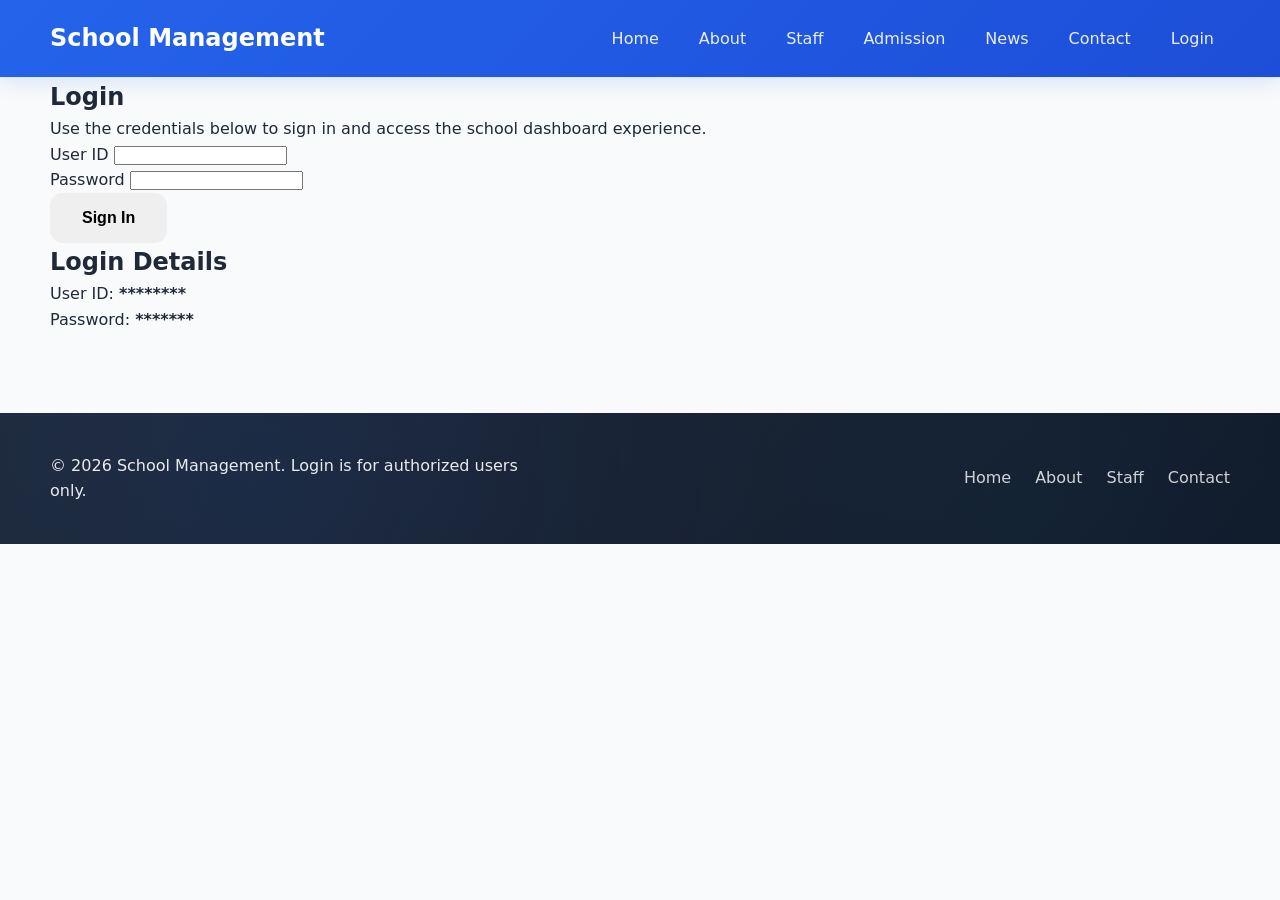
<file: login.html>
<!DOCTYPE html>
<html lang="en">
<head>
  <meta charset="UTF-8">
  <meta name="viewport" content="width=device-width, initial-scale=1.0">
  <title>Login - School Management</title>
  <link rel="stylesheet" href="styles.css">
 <body>
  

</head>
<body>
  <header class="site-header">
    <div class="container header-inner">
      <a class="brand" href="index.html">School Management</a>
      <button class="menu-toggle" aria-label="Open navigation">☰</button>
      <nav class="site-nav">
        <a href="index.html">Home</a>
        <a href="about.html">About</a>
        <a href="staff.html">Staff</a>
        <a href="admissions.html">Admission</a>
        <a href="news.html">News</a>
        <a href="contact.html">Contact</a>
        <a href="login.html">Login</a>
      </nav>
    </div>
  </header>

  <main class="container page-content">
    <section class="page-header">
      <h1>Login</h1>
      <p>Use the credentials below to sign in and access the school dashboard experience.</p>
    </section>

    <section class="form-wrapper">
      <form id="login-form" class="form-card" novalidate>
        <div class="form-row">
          <label for="userid">User ID</label>
          <input type="text" id="userid" name="userid" required>
        </div>
        <div class="form-row">
          <label for="password">Password</label>
          <input type="password" id="password" name="password" required>
        </div>
        <button class="button" type="submit">Sign In</button>
        <p class="form-feedback" id="login-feedbaqck"></p>
      </form>

      <div class="contact-details">
        <h2>Login Details</h2>
        <p>User ID: <strong>********</strong></p>
        <p>Password: <strong>*******</strong></p>
      </div>
    </section>
  </main>

  <footer class="site-footer">
    <div class="container footer-inner">
      <p>© 2026 School Management. Login is for authorized users only.</p>
      <nav class="footer-nav">
        <a href="index.html">Home</a>
        <a href="about.html">About</a>
        <a href="staff.html">Staff</a>
        <a href="contact.html">Contact</a>
      </nav>
    </div>
  </footer>

  <script src="script.js"></script>
</body>
</html>
</file>
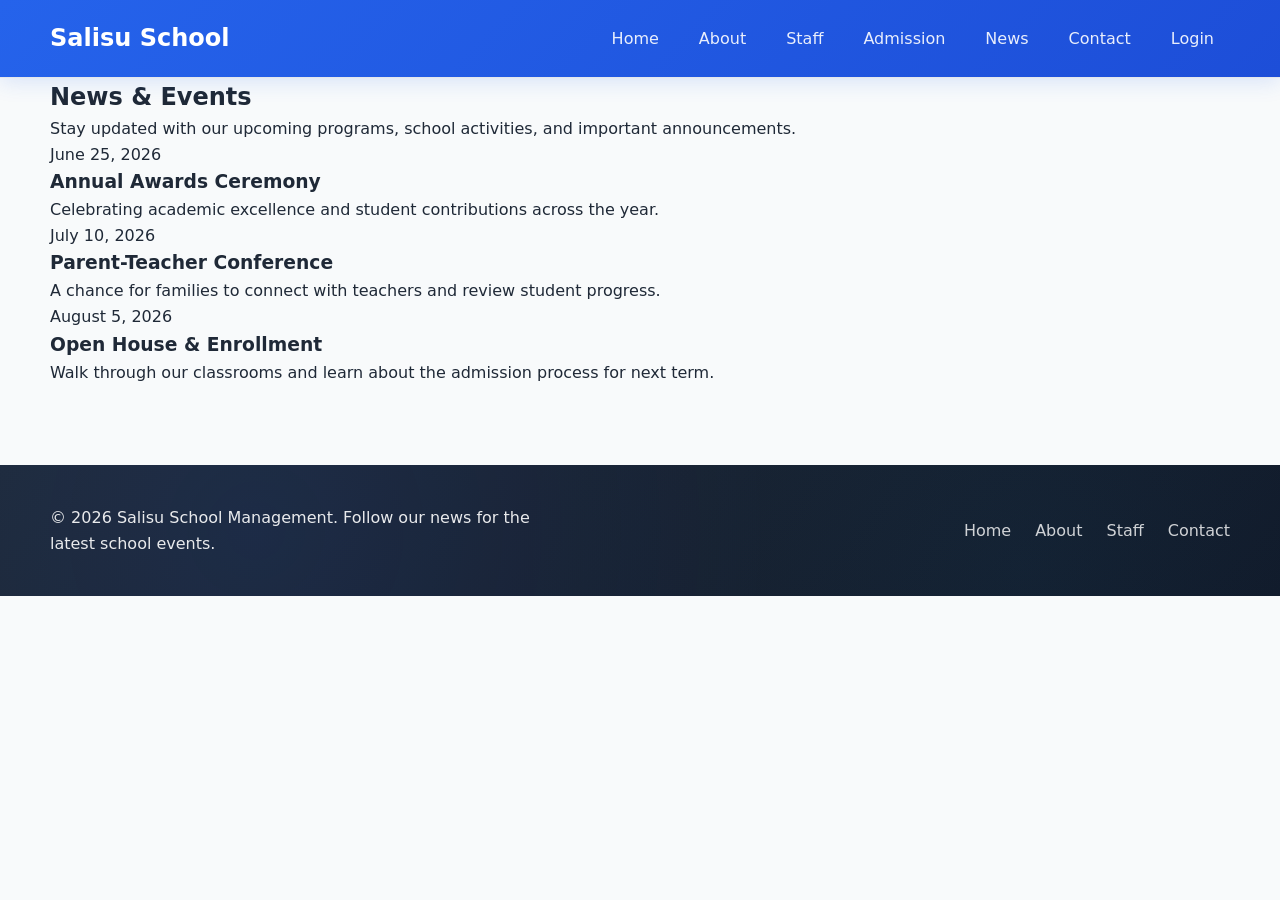
<file: news.html>
<!DOCTYPE html>
<html lang="en">
<head>
  <meta charset="UTF-8">
  <meta name="viewport" content="width=device-width, initial-scale=1.0">
  <title>News & Events</title>
  <link rel="stylesheet" href="styles.css">
</head>
<body>
  <header class="site-header">
    <div class="container header-inner">
      <a class="brand" href="index.html">Salisu School</a>
      <button class="menu-toggle" aria-label="Open navigation">☰</button>
      <nav class="site-nav">
        <a href="index.html">Home</a>
        <a href="about.html">About</a>
        <a href="staff.html">Staff</a>
        <a href="admissions.html">Admission</a>
        <a href="news.html">News</a>
        <a href="contact.html">Contact</a>
        <a href="login.html">Login</a>
      </nav>
    </div>
  </header>

  <main class="container page-content">
    <section class="page-header">
      <h1>News & Events</h1>
      <p>Stay updated with our upcoming programs, school activities, and important announcements.</p>
    </section>

    <section class="event-grid">
      <article class="event-card">
        <span class="event-date">June 25, 2026</span>
        <h3>Annual Awards Ceremony</h3>
        <p>Celebrating academic excellence and student contributions across the year.</p>
      </article>
      <article class="event-card">
        <span class="event-date">July 10, 2026</span>
        <h3>Parent-Teacher Conference</h3>
        <p>A chance for families to connect with teachers and review student progress.</p>
      </article>
      <article class="event-card">
        <span class="event-date">August 5, 2026</span>
        <h3>Open House & Enrollment</h3>
        <p>Walk through our classrooms and learn about the admission process for next term.</p>
      </article>
    </section>
  </main>

  <footer class="site-footer">
    <div class="container footer-inner">
      <p>© 2026 Salisu School Management. Follow our news for the latest school events.</p>
      <nav class="footer-nav">
        <a href="index.html">Home</a>
        <a href="about.html">About</a>
        <a href="staff.html">Staff</a>
        <a href="contact.html">Contact</a>
      </nav>
    </div>
  </footer>

  <script src="script.js"></script>
</body>
</html>
</file>
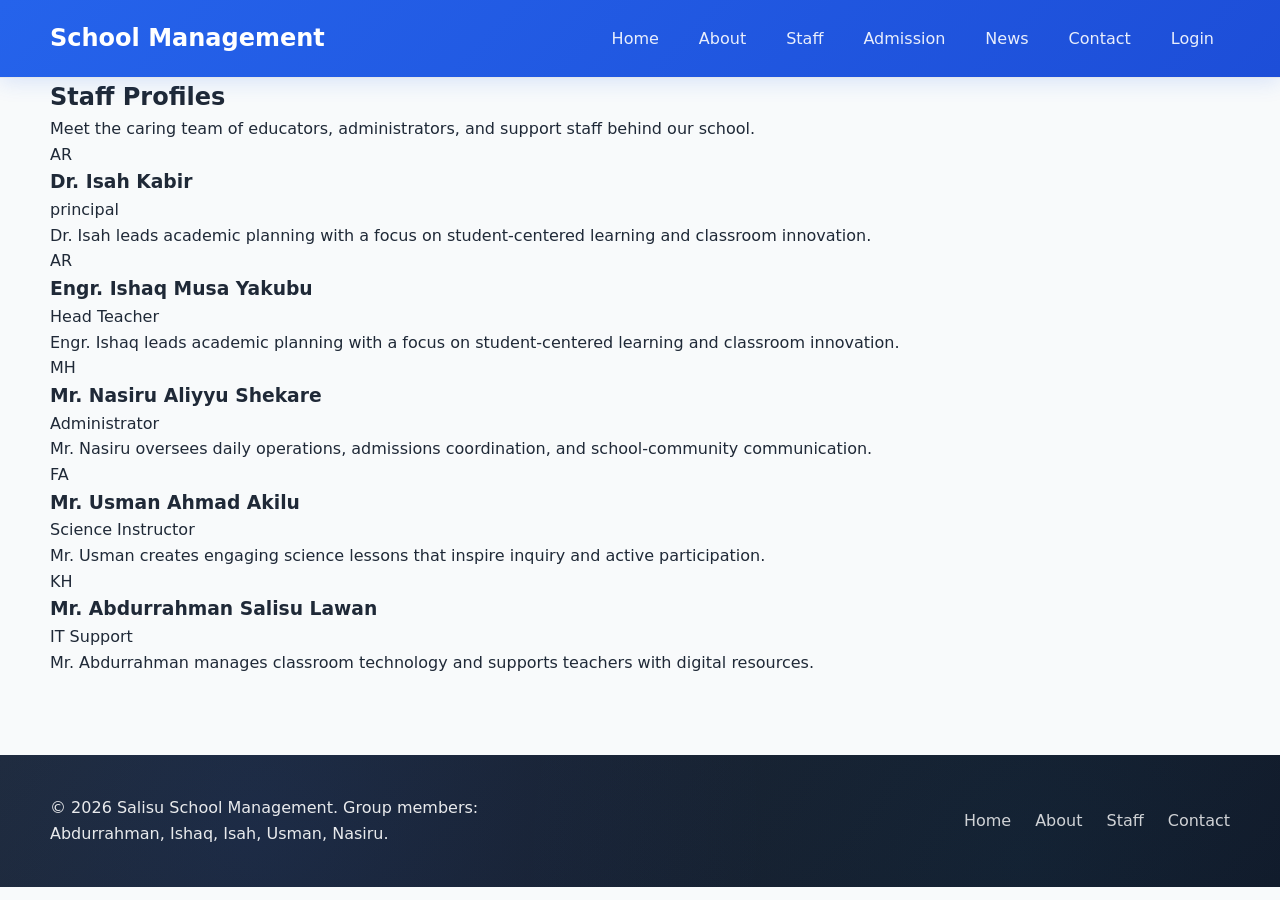
<file: staff.html>
<!DOCTYPE html>
<html lang="en">
<head>
  <meta charset="UTF-8">
  <meta name="viewport" content="width=device-width, initial-scale=1.0">
  <title>Meet the Staff</title>
  <link rel="stylesheet" href="styles.css">
</head>
<body>
  <header class="site-header">
    <div class="container header-inner">
      <a class="brand" href="index.html">School Management</a>
      <button class="menu-toggle" aria-label="Open navigation">☰</button>
      <nav class="site-nav">
        <a href="index.html">Home</a>
        <a href="about.html">About</a>
        <a href="staff.html">Staff</a>
        <a href="admissions.html">Admission</a>
        <a href="news.html">News</a>
        <a href="contact.html">Contact</a>
        <a href="login.html">Login</a>
      </nav>
    </div>
  </header>

  <main class="container page-content">
    <section class="page-header">
      <h1>Staff Profiles</h1>
      <p>Meet the caring team of educators, administrators, and support staff behind our school.</p>
    </section>

    <section class="staff-grid">
      <article class="staff-card">
        <div class="staff-avatar">AR</div>
        <h3>Dr. Isah Kabir</h3>
        <p>principal</p>
        <p>Dr. Isah leads academic planning with a focus on student-centered learning and classroom innovation.</p>
      </article>
      <article class="staff-card">
        <div class="staff-avatar">AR</div>
        <h3>Engr. Ishaq Musa Yakubu</h3>
        <p>Head Teacher</p>
        <p>Engr. Ishaq leads academic planning with a focus on student-centered learning and classroom innovation.</p>
      </article>
      <article class="staff-card">
        <div class="staff-avatar">MH</div>
        <h3>Mr. Nasiru Aliyyu Shekare</h3>
        <p>Administrator</p>
        <p>Mr. Nasiru  oversees daily operations, admissions coordination, and school-community communication.</p>
      </article>
      <article class="staff-card">
        <div class="staff-avatar">FA</div>
        <h3>Mr. Usman Ahmad Akilu</h3>
        <p>Science Instructor</p>
        <p>Mr. Usman creates engaging science lessons that inspire inquiry and active participation.</p>
      </article>
      <article class="staff-card">
        <div class="staff-avatar">KH</div>
        <h3>Mr. Abdurrahman Salisu Lawan</h3>
        <p>IT Support</p>
        <p>Mr. Abdurrahman manages classroom technology and supports teachers with digital resources.</p>
      </article>
    </section>
  </main>

  <footer class="site-footer">
    <div class="container footer-inner">
      <p>© 2026 Salisu School Management. Group members: Abdurrahman, Ishaq, Isah, Usman, Nasiru.</p>
      <nav class="footer-nav">
        <a href="index.html">Home</a>
        <a href="about.html">About</a>
        <a href="staff.html">Staff</a>
        <a href="contact.html">Contact</a>
      </nav>
    </div>
  </footer>

  <script src="script.js"></script>
</body>
</html>
</file>
<file: styles.css>
/* ============================================================================
   PREMIUM EDUCATIONAL WEBSITE REDESIGN
   Modern School Management System with Enhanced UI/UX
   ============================================================================ */

/* ============================================================================
   VARIABLES & GLOBAL STYLES
   ============================================================================ */

:root {
  /* COLOR SCHEME: Premium Educational Design */
  --primary: #2563EB;           /* Primary blue */
  --primary-dark: #1D4ED8;      /* Darker blue */
  --primary-light: #DBEAFE;     /* Light blue */
  --secondary: #0EA5E9;         /* Cyan/Sky blue */
  --accent: #F59E0B;            /* Amber/Gold */
  --accent-light: #FCD34D;      /* Light amber */
  
  /* NEUTRAL PALETTE */
  --bg: #F8FAFB;                /* Background */
  --surface: #FFFFFF;           /* Surface/Card background */
  --text: #1F2937;              /* Primary text */
  --text-light: #6B7280;        /* Secondary text */
  --border: #E5E7EB;            /* Border color */
  
  /* SUCCESS STATES */
  --success: #10B981;           /* Green success */
  
  /* SHADOWS */
  --shadow-sm: 0 1px 2px rgba(0, 0, 0, 0.05);
  --shadow-md: 0 4px 6px rgba(0, 0, 0, 0.1);
  --shadow-lg: 0 10px 25px rgba(0, 0, 0, 0.15);
  --shadow-xl: 0 20px 40px rgba(37, 99, 235, 0.15);
  
  /* GLASS EFFECT */
  --glass-bg: rgba(255, 255, 255, 0.7);
  --glass-bg-dark: rgba(0, 0, 0, 0.1);
}

* {
  margin: 0;
  padding: 0;
  box-sizing: border-box;
}

html {
  scroll-behavior: smooth;
}

body {
  font-family: 'Inter', 'Poppins', system-ui, sans-serif;
  background: var(--bg);
  color: var(--text);
  line-height: 1.6;
  transition: all 300ms ease;
  overflow-x: hidden;
}

a {
  color: inherit;
  text-decoration: none;
  transition: all 200ms ease;
}

.container {
  width: min(1180px, calc(100% - 2rem));
  margin: 0 auto;
}

/* ============================================================================
   HEADER & NAVIGATION
   ============================================================================ */

.site-header {
  background: linear-gradient(135deg, var(--primary) 0%, var(--primary-dark) 100%);
  border-bottom: 1px solid rgba(255, 255, 255, 0.1);
  position: sticky;
  top: 0;
  z-index: 100;
  box-shadow: 0 4px 20px rgba(37, 99, 235, 0.15);
  backdrop-filter: blur(10px);
}

.header-inner {
  display: flex;
  align-items: center;
  justify-content: space-between;
  gap: 2rem;
  padding: 1rem 0;
}

.brand {
  display: flex;
  align-items: center;
  gap: 0.75rem;
  font-size: 1.5rem;
  font-weight: 700;
  color: white;
  text-decoration: none;
}

.brand-logo {
  width: 45px;
  height: 45px;
  background: rgba(255, 255, 255, 0.2);
  border-radius: 10px;
  display: flex;
  align-items: center;
  justify-content: center;
  font-size: 1.8rem;
  backdrop-filter: blur(10px);
  box-shadow: 0 4px 12px rgba(0, 0, 0, 0.1);
  transition: all 300ms ease;
}

.brand-logo:hover {
  transform: scale(1.1) rotate(5deg);
  background: rgba(255, 255, 255, 0.3);
}

.site-nav {
  display: flex;
  flex-wrap: wrap;
  gap: 0.5rem;
  align-items: center;
}

.site-nav a {
  padding: 0.6rem 1rem;
  border-radius: 0.6rem;
  color: rgba(255, 255, 255, 0.9);
  font-weight: 500;
  transition: all 200ms ease;
  position: relative;
}

.site-nav a::after {
  content: '';
  position: absolute;
  bottom: 0;
  left: 50%;
  width: 0;
  height: 2px;
  background: rgba(255, 255, 255, 0.5);
  transform: translateX(-50%);
  transition: width 200ms ease;
}

.site-nav a:hover {
  background: rgba(255, 255, 255, 0.15);
  color: white;
  transform: translateY(-2px);
}

.site-nav a:hover::after {
  width: 60%;
}

.menu-toggle {
  display: none;
  border: none;
  background: transparent;
  color: white;
  font-size: 1.8rem;
  cursor: pointer;
  padding: 0.5rem;
  transition: all 200ms ease;
}

.menu-toggle:hover {
  transform: scale(1.2);
}

/* ============================================================================
   PREMIUM HERO SECTION
   Full-screen with parallax, particles, and premium animations
   ============================================================================ */

.hero {
  position: relative;
  overflow: hidden;
  min-height: 100vh;
  display: flex;
  align-items: center;
  justify-content: center;
  padding: 2rem 0;
}

/* Multi-layered background for depth */
.hero-background {
  position: absolute;
  top: 0;
  left: 0;
  right: 0;
  bottom: 0;
  z-index: 1;
  overflow: hidden;
}

/* Beautiful gradient simulating school campus (blue sky, green fields) */
.hero-bg-gradient {
  position: absolute;
  top: 0;
  left: 0;
  right: 0;
  bottom: 0;
  background: linear-gradient(
    135deg,
    #1E3A8A 0%,
    #2563EB 25%,
    #3B82F6 50%,
    #60A5FA 75%,
    #93C5FD 100%
  );
  animation: gradientShift 8s ease infinite;
}

@keyframes gradientShift {
  0%, 100% { filter: brightness(1); }
  50% { filter: brightness(1.1); }
}

/* Pattern overlay with radial gradients for visual depth */
.hero-bg-patterns {
  position: absolute;
  top: 0;
  left: 0;
  right: 0;
  bottom: 0;
  background:
    radial-gradient(circle at 20% 50%, rgba(245, 158, 11, 0.15) 0%, transparent 50%),
    radial-gradient(circle at 80% 80%, rgba(14, 165, 233, 0.1) 0%, transparent 50%),
    radial-gradient(circle at 50% 100%, rgba(37, 99, 235, 0.05) 0%, transparent 50%);
}

/* Dark overlay for text readability (rgba(0,0,0,0.45)) */
.hero-overlay {
  position: absolute;
  top: 0;
  left: 0;
  right: 0;
  bottom: 0;
  background: rgba(0, 0, 0, 0.45);
  z-index: 2;
}

/* Floating animated particles */
.particles-container {
  position: absolute;
  width: 100%;
  height: 100%;
  z-index: 3;
  overflow: hidden;
}

.particle {
  position: absolute;
  background: rgba(255, 255, 255, 0.3);
  border-radius: 50%;
  pointer-events: none;
}

.particle-1 {
  width: 100px;
  height: 100px;
  top: 10%;
  left: 10%;
  animation: float 6s ease-in-out infinite;
  opacity: 0.4;
}

.particle-2 {
  width: 60px;
  height: 60px;
  top: 20%;
  right: 15%;
  animation: float 8s ease-in-out infinite reverse;
  opacity: 0.3;
}

.particle-3 {
  width: 80px;
  height: 80px;
  bottom: 15%;
  left: 20%;
  animation: float 7s ease-in-out infinite;
  opacity: 0.25;
}

.particle-4 {
  width: 50px;
  height: 50px;
  top: 40%;
  right: 10%;
  animation: float 9s ease-in-out infinite reverse;
  opacity: 0.35;
}

.particle-5 {
  width: 70px;
  height: 70px;
  bottom: 20%;
  right: 15%;
  animation: float 5s ease-in-out infinite;
  opacity: 0.3;
}

@keyframes float {
  0%, 100% { transform: translateY(0px) translateX(0px); }
  50% { transform: translateY(-30px) translateX(20px); }
}

/* Animated geometric shapes */
.animated-shapes {
  position: absolute;
  width: 100%;
  height: 100%;
  z-index: 2;
  overflow: hidden;
}

.shape {
  position: absolute;
  opacity: 0.1;
  pointer-events: none;
}

.shape-circle {
  width: 300px;
  height: 300px;
  background: white;
  border-radius: 50%;
  bottom: -100px;
  right: -50px;
  animation: rotate 20s linear infinite;
}

.shape-triangle {
  width: 0;
  height: 0;
  border-left: 100px solid transparent;
  border-right: 100px solid transparent;
  border-bottom: 200px solid white;
  top: 100px;
  left: 5%;
  animation: rotate 25s linear infinite reverse;
}

.shape-square {
  width: 200px;
  height: 200px;
  background: rgba(255, 255, 255, 0.1);
  top: 50%;
  right: 10%;
  animation: rotate 30s linear infinite;
}

@keyframes rotate {
  0% { transform: rotate(0deg); }
  100% { transform: rotate(360deg); }
}

/* Hero content positioning */
.hero-content {
  position: relative;
  z-index: 4;
  text-align: left;
  max-width: 700px;
}

.hero-text {
  animation: slideInUp 0.8s ease-out;
}

.hero-title {
  font-family: 'Poppins', sans-serif;
  font-size: clamp(2.5rem, 6vw, 4.5rem);
  font-weight: 800;
  line-height: 1.2;
  color: white;
  margin-bottom: 1.5rem;
  text-shadow: 0 2px 10px rgba(0, 0, 0, 0.3);
}

.hero-subtitle {
  font-size: clamp(1rem, 3vw, 1.5rem);
  color: rgba(255, 255, 255, 0.95);
  margin-bottom: 2.5rem;
  line-height: 1.8;
  text-shadow: 0 1px 5px rgba(0, 0, 0, 0.2);
}

/* Fade-in animations for hero elements */
.fade-in-hero {
  opacity: 0;
  animation: fadeInDown 0.8s ease-out forwards;
}

.fade-in-hero-delay-1 {
  opacity: 0;
  animation: fadeInUp 0.8s ease-out 0.2s forwards;
}

@keyframes fadeInDown {
  from {
    opacity: 0;
    transform: translateY(-30px);
  }
  to {
    opacity: 1;
    transform: translateY(0);
  }
}

@keyframes fadeInUp {
  from {
    opacity: 0;
    transform: translateY(30px);
  }
  to {
    opacity: 1;
    transform: translateY(0);
  }
}

@keyframes slideInUp {
  from {
    opacity: 0;
    transform: translateY(40px);
  }
  to {
    opacity: 1;
    transform: translateY(0);
  }
}

/* CTA Buttons */
.hero-buttons {
  display: flex;
  gap: 1.5rem;
  flex-wrap: wrap;
}

.button {
  display: inline-flex;
  align-items: center;
  justify-content: center;
  border: none;
  border-radius: 0.8rem;
  padding: 1rem 2.5rem;
  font-weight: 600;
  cursor: pointer;
  transition: all 300ms ease;
  font-size: 1rem;
  text-decoration: none;
  position: relative;
  overflow: hidden;
}

.button-primary {
  background: linear-gradient(135deg, var(--secondary) 0%, var(--primary) 100%);
  color: white;
  box-shadow: 0 8px 25px rgba(14, 165, 233, 0.4);
}

.button-primary:hover {
  transform: translateY(-4px);
  box-shadow: 0 12px 35px rgba(14, 165, 233, 0.6);
}

.button-primary::before {
  content: '';
  position: absolute;
  top: 0;
  left: -100%;
  width: 100%;
  height: 100%;
  background: rgba(255, 255, 255, 0.2);
  transition: left 300ms ease;
}

.button-primary:hover::before {
  left: 100%;
}

/* Glow effect for primary button */
.button-glow {
  animation: buttonGlow 2s ease-in-out infinite;
}

@keyframes buttonGlow {
  0%, 100% { box-shadow: 0 8px 25px rgba(14, 165, 233, 0.4); }
  50% { box-shadow: 0 8px 35px rgba(14, 165, 233, 0.7); }
}

.button-secondary {
  background: rgba(255, 255, 255, 0.15);
  color: white;
  border: 2px solid rgba(255, 255, 255, 0.5);
  backdrop-filter: blur(10px);
}

.button-secondary:hover {
  background: rgba(255, 255, 255, 0.25);
  border-color: white;
  transform: translateY(-4px);
}

/* Scroll indicator */
.scroll-indicator {
  position: absolute;
  bottom: 2rem;
  left: 50%;
  transform: translateX(-50%);
  z-index: 5;
  color: white;
}

.scroll-indicator span {
  display: block;
  width: 30px;
  height: 50px;
  border: 2px solid rgba(255, 255, 255, 0.5);
  border-radius: 15px;
  position: relative;
  animation: scroll-bounce 2s infinite;
}

.scroll-indicator span::before {
  content: '';
  position: absolute;
  top: 10px;
  left: 50%;
  width: 4px;
  height: 8px;
  background: rgba(255, 255, 255, 0.8);
  border-radius: 2px;
  transform: translateX(-50%);
  animation: scroll-wheel 2s infinite;
}

@keyframes scroll-wheel {
  0% { opacity: 1; transform: translateX(-50%) translateY(0); }
  100% { opacity: 0; transform: translateX(-50%) translateY(10px); }
}

@keyframes scroll-bounce {
  0%, 100% { transform: translateY(0); }
  50% { transform: translateY(5px); }
}

/* ============================================================================
   STATISTICS SECTION
   Animated counters with premium card design
   ============================================================================ */

.statistics-section {
  padding: 6rem 0;
  background: linear-gradient(180deg, white 0%, var(--bg) 100%);
  position: relative;
  overflow: hidden;
}

/* Decorative background elements */
.statistics-section::before {
  content: '';
  position: absolute;
  top: -50%;
  right: -10%;
  width: 500px;
  height: 500px;
  background: radial-gradient(circle, rgba(37, 99, 235, 0.1) 0%, transparent 70%);
  border-radius: 50%;
}

.section-title {
  font-family: 'Poppins', sans-serif;
  font-size: clamp(2rem, 5vw, 3rem);
  font-weight: 700;
  text-align: center;
  margin-bottom: 4rem;
  color: var(--primary-dark);
  position: relative;
  z-index: 1;
}

.statistics-grid {
  display: grid;
  grid-template-columns: repeat(auto-fit, minmax(250px, 1fr));
  gap: 2rem;
  position: relative;
  z-index: 1;
}

.stat-card {
  background: white;
  border: 2px solid var(--primary-light);
  border-radius: 1.5rem;
  padding: 2.5rem;
  text-align: center;
  transition: all 300ms ease;
  box-shadow: var(--shadow-md);
  position: relative;
  overflow: hidden;
}

.stat-card::before {
  content: '';
  position: absolute;
  top: 0;
  left: 0;
  right: 0;
  height: 4px;
  background: linear-gradient(90deg, var(--primary), var(--secondary));
  transform: scaleX(0);
  transform-origin: left;
  transition: transform 300ms ease;
}

.stat-card:hover::before {
  transform: scaleX(1);
}

.stat-card:hover {
  transform: translateY(-12px);
  border-color: var(--primary);
  box-shadow: var(--shadow-xl);
}

.stat-icon {
  font-size: 3.5rem;
  margin-bottom: 1rem;
  animation: iconFloat 3s ease-in-out infinite;
}

.stat-number {
  font-family: 'Poppins', sans-serif;
  font-size: clamp(2.5rem, 5vw, 3.5rem);
  font-weight: 800;
  background: linear-gradient(135deg, var(--primary), var(--secondary));
  -webkit-background-clip: text;
  -webkit-text-fill-color: transparent;
  background-clip: text;
  margin-bottom: 0.5rem;
}

.stat-label {
  font-size: 1rem;
  color: var(--text-light);
  font-weight: 600;
}

.stat-description {
  font-size: 0.85rem;
  color: var(--muted);
  margin-top: 0.75rem;
  line-height: 1.5;
}

@keyframes iconFloat {
  0%, 100% { transform: translateY(0); }
  50% { transform: translateY(-10px); }
}

/* Fade-in scroll animations */
.fade-in-scroll {
  opacity: 0;
  animation: fadeInUpScroll 0.6s ease-out forwards;
}

@keyframes fadeInUpScroll {
  from {
    opacity: 0;
    transform: translateY(40px);
  }
  to {
    opacity: 1;
    transform: translateY(0);
  }
}

/* ============================================================================
   FEATURES SECTION
   Glassmorphism cards with premium hover effects
   ============================================================================ */

.features-section {
  padding: 6rem 0;
  background: linear-gradient(180deg, var(--bg) 0%, white 100%);
  position: relative;
  overflow: hidden;
}

.features-grid {
  display: grid;
  grid-template-columns: repeat(auto-fit, minmax(300px, 1fr));
  gap: 2.5rem;
  position: relative;
  z-index: 1;
}

/* Glassmorphism Card Container */
.feature-card {
  position: relative;
  border-radius: 2rem;
  padding: 2.5rem;
  transition: all 400ms cubic-bezier(0.34, 1.56, 0.64, 1);
  cursor: pointer;
  text-align: center;
  overflow: hidden;
  min-height: 400px;
  display: flex;
  flex-direction: column;
  justify-content: center;
  align-items: center;
}

.glassmorphism-card {
  background: rgba(255, 255, 255, 0.7);
  border: 1px solid rgba(255, 255, 255, 0.8);
  backdrop-filter: blur(20px);
  -webkit-backdrop-filter: blur(20px);
  box-shadow: 
    0 8px 32px rgba(31, 38, 135, 0.12),
    inset 0 0 32px rgba(255, 255, 255, 0.5);
}

/* Card glow effect on hover */
.card-glow {
  position: absolute;
  top: 0;
  left: 0;
  right: 0;
  bottom: 0;
  background: linear-gradient(135deg, 
    rgba(37, 99, 235, 0.1) 0%, 
    rgba(14, 165, 233, 0.1) 100%);
  opacity: 0;
  transition: opacity 300ms ease;
  border-radius: 2rem;
}

.feature-card:hover .card-glow {
  opacity: 1;
}

/* Card border effect */
.card-border {
  position: absolute;
  top: 0;
  left: 0;
  right: 0;
  bottom: 0;
  border: 2px solid transparent;
  border-radius: 2rem;
  background: linear-gradient(135deg, 
    rgba(37, 99, 235, 0.3) 0%, 
    rgba(14, 165, 233, 0.3) 100%);
  opacity: 0;
  transition: opacity 300ms ease;
  pointer-events: none;
}

.feature-card:hover .card-border {
  opacity: 1;
}

.feature-icon {
  font-size: 4rem;
  margin-bottom: 1.5rem;
  display: block;
  transition: all 300ms ease;
  filter: drop-shadow(0 4px 12px rgba(37, 99, 235, 0.2));
}

.feature-card:hover .feature-icon {
  transform: translateY(-15px) scale(1.1);
  filter: drop-shadow(0 8px 20px rgba(37, 99, 235, 0.3));
}

.feature-card h3 {
  font-family: 'Poppins', sans-serif;
  font-size: 1.5rem;
  font-weight: 700;
  margin-bottom: 1rem;
  background: linear-gradient(135deg, var(--primary), var(--secondary));
  -webkit-background-clip: text;
  -webkit-text-fill-color: transparent;
  background-clip: text;
  transition: all 300ms ease;
}

.feature-card:hover h3 {
  transform: translateY(-5px);
}

.feature-card p {
  color: var(--text-light);
  line-height: 1.7;
  margin-bottom: 2rem;
  font-size: 0.95rem;
  flex-grow: 1;
  display: flex;
  align-items: center;
}

.feature-link {
  display: inline-block;
  color: var(--primary);
  font-weight: 600;
  padding: 0.75rem 1.5rem;
  border-radius: 0.8rem;
  background: rgba(37, 99, 235, 0.1);
  transition: all 200ms ease;
  position: relative;
  overflow: hidden;
}

.feature-link::before {
  content: '';
  position: absolute;
  top: 0;
  left: -100%;
  width: 100%;
  height: 100%;
  background: rgba(37, 99, 235, 0.2);
  transition: left 300ms ease;
  z-index: -1;
}

.feature-link:hover {
  background: rgba(37, 99, 235, 0.2);
  transform: translateX(5px);
  color: var(--primary-dark);
}

.feature-link:hover::before {
  left: 100%;
}

/* Staggered fade-in animations for cards */
.fade-in-scroll-delay-1 { animation: fadeInUpScroll 0.6s ease-out forwards; }
.fade-in-scroll-delay-2 { animation: fadeInUpScroll 0.6s ease-out 0.1s forwards; }
.fade-in-scroll-delay-3 { animation: fadeInUpScroll 0.6s ease-out 0.2s forwards; }
.fade-in-scroll-delay-4 { animation: fadeInUpScroll 0.6s ease-out 0.3s forwards; }
.fade-in-scroll-delay-5 { animation: fadeInUpScroll 0.6s ease-out 0.4s forwards; }
.fade-in-scroll-delay-6 { animation: fadeInUpScroll 0.6s ease-out 0.5s forwards; }

/* Hover scale effect for card */
.feature-card:hover {
  transform: translateY(-20px) scale(1.05);
  box-shadow: 0 20px 60px rgba(37, 99, 235, 0.25);
}

/* ============================================================================
   ABOUT SECTION
   ============================================================================ */

.about-section {
  padding: 6rem 0;
  background: white;
  position: relative;
  overflow: hidden;
}

.about-grid {
  display: grid;
  grid-template-columns: 1fr 1fr;
  gap: 4rem;
  align-items: center;
}

.about-content h2 {
  font-family: 'Poppins', sans-serif;
  font-size: 2.5rem;
  font-weight: 700;
  margin-bottom: 1.5rem;
  color: var(--primary-dark);
}

.about-content p {
  color: var(--text-light);
  font-size: 1.1rem;
  line-height: 1.8;
  margin-bottom: 2rem;
}

.about-list {
  list-style: none;
}

.about-list li {
  padding: 0.8rem 0;
  color: var(--text-light);
  font-weight: 500;
  transition: all 200ms ease;
  position: relative;
  padding-left: 2rem;
}

.about-list li::before {
  content: '✓';
  position: absolute;
  left: 0;
  color: var(--success);
  font-weight: 700;
}

.about-list li:hover {
  color: var(--primary);
  transform: translateX(5px);
}

.feature-box {
  background: linear-gradient(135deg, var(--primary-light) 0%, rgba(14, 165, 233, 0.1) 100%);
  border-left: 4px solid var(--primary);
  padding: 2rem;
  border-radius: 1rem;
  margin-bottom: 1.5rem;
  transition: all 300ms ease;
  position: relative;
  overflow: hidden;
}

.feature-box::before {
  content: '';
  position: absolute;
  top: 0;
  right: -100px;
  width: 200px;
  height: 200px;
  background: radial-gradient(circle, rgba(37, 99, 235, 0.1), transparent);
  border-radius: 50%;
  transition: all 300ms ease;
}

.feature-box:hover {
  transform: translateX(5px);
  box-shadow: 0 8px 20px rgba(37, 99, 235, 0.15);
}

.feature-box:hover::before {
  right: -50px;
}

.feature-box h3 {
  font-weight: 700;
  margin-bottom: 0.75rem;
  color: var(--primary-dark);
}

.feature-box p {
  color: var(--text-light);
  font-size: 0.95rem;
}

/* ============================================================================
   TEAM SECTION
   ============================================================================ */

.team-section {
  padding: 6rem 0;
  background: linear-gradient(180deg, var(--bg) 0%, white 100%);
}

.grid-4 {
  display: grid;
  grid-template-columns: repeat(auto-fit, minmax(200px, 1fr));
  gap: 2rem;
}

.team-grid {
  position: relative;
  z-index: 1;
}

.team-card {
  background: white;
  border: 2px solid var(--border);
  border-radius: 1.5rem;
  padding: 2.5rem 2rem;
  text-align: center;
  transition: all 300ms ease;
  box-shadow: var(--shadow-md);
  position: relative;
  overflow: hidden;
}

.team-card::before {
  content: '';
  position: absolute;
  top: 0;
  left: 0;
  right: 0;
  bottom: 0;
  background: linear-gradient(135deg, 
    rgba(37, 99, 235, 0.05) 0%, 
    rgba(14, 165, 233, 0.05) 100%);
  opacity: 0;
  transition: opacity 300ms ease;
}

.team-card:hover::before {
  opacity: 1;
}

.team-card:hover {
  transform: translateY(-12px);
  border-color: var(--primary);
  box-shadow: var(--shadow-xl);
}

.team-avatar {
  width: 100px;
  height: 100px;
  background: linear-gradient(135deg, var(--primary-light) 0%, rgba(14, 165, 233, 0.2) 100%);
  border-radius: 50%;
  display: flex;
  align-items: center;
  justify-content: center;
  font-size: 3rem;
  margin: 0 auto 1.5rem;
  box-shadow: 0 8px 20px rgba(37, 99, 235, 0.15);
  transition: all 300ms ease;
}

.team-card:hover .team-avatar {
  transform: scale(1.1) rotateZ(10deg);
  box-shadow: 0 12px 30px rgba(37, 99, 235, 0.25);
}

.team-card strong {
  display: block;
  font-size: 1.1rem;
  margin-bottom: 0.5rem;
  color: var(--primary-dark);
  position: relative;
  z-index: 1;
}

.team-card span {
  color: var(--text-light);
  font-size: 0.95rem;
  font-weight: 500;
  position: relative;
  z-index: 1;
}

/* Passport-style photo */
.team-photo {
  width: 180px;
  height: 180px;
  object-fit: cover;
  border: 3px solid var(--primary);
  border-radius: 4px;
  margin: 0 auto 1.5rem;
  display: block;
  box-shadow: 0 4px 12px rgba(0, 107, 107, 0.15);
}

/* ============================================================================
   FOOTER
   ============================================================================ */

.site-footer {
  background: linear-gradient(135deg, #1F2937 0%, #111827 100%);
  color: white;
  margin-top: 5rem;
  position: relative;
  overflow: hidden;
}

.site-footer::before {
  content: '';
  position: absolute;
  top: 0;
  left: 0;
  right: 0;
  bottom: 0;
  background: 
    radial-gradient(circle at 20% 50%, rgba(37, 99, 235, 0.1) 0%, transparent 50%),
    radial-gradient(circle at 80% 80%, rgba(14, 165, 233, 0.05) 0%, transparent 50%);
}

.footer-inner {
  display: flex;
  flex-wrap: wrap;
  gap: 2rem;
  justify-content: space-between;
  align-items: center;
  padding: 3rem 0;
  position: relative;
  z-index: 1;
}

.footer-inner p {
  max-width: 500px;
  opacity: 0.9;
  transition: all 200ms ease;
}

.footer-nav {
  display: flex;
  flex-wrap: wrap;
  gap: 2rem;
}

.footer-nav a {
  color: rgba(255, 255, 255, 0.8);
  transition: all 200ms ease;
  position: relative;
}

.footer-nav a::after {
  content: '';
  position: absolute;
  bottom: -3px;
  left: 0;
  width: 0;
  height: 2px;
  background: var(--secondary);
  transition: width 300ms ease;
}

.footer-nav a:hover {
  color: white;
}

.footer-nav a:hover::after {
  width: 100%;
}

/* ============================================================================
   ANIMATIONS & KEYFRAMES
   ============================================================================ */

@keyframes fadeIn {
  from { opacity: 0; }
  to { opacity: 1; }
}

@keyframes fadeInUp {
  from {
    opacity: 0;
    transform: translateY(30px);
  }
  to {
    opacity: 1;
    transform: translateY(0);
  }
}

.fade-in {
  animation: fadeIn 0.6s ease-out;
}

.fade-in-up {
  animation: fadeInUp 0.6s ease-out backwards;
}

.fade-in-up:nth-child(1) { animation-delay: 0.1s; }
.fade-in-up:nth-child(2) { animation-delay: 0.2s; }
.fade-in-up:nth-child(3) { animation-delay: 0.3s; }
.fade-in-up:nth-child(4) { animation-delay: 0.4s; }
.fade-in-up:nth-child(5) { animation-delay: 0.5s; }

/* ============================================================================
   RESPONSIVE DESIGN - Tablet & Mobile
   ============================================================================ */

@media (max-width: 1024px) {
  .about-grid {
    grid-template-columns: 1fr;
    gap: 2rem;
  }

  .features-grid,
  .statistics-grid {
    grid-template-columns: repeat(auto-fit, minmax(240px, 1fr));
    gap: 1.5rem;
  }

  .hero {
    min-height: 80vh;
  }
}

@media (max-width: 768px) {
  .hero {
    min-height: 70vh;
    padding: 2rem 0;
  }

  .hero-title {
    font-size: 2rem;
  }

  .hero-subtitle {
    font-size: 1rem;
  }

  .hero-buttons {
    flex-direction: column;
  }

  .button {
    width: 100%;
  }

  .section-title {
    font-size: 1.8rem;
    margin-bottom: 2.5rem;
  }

  .site-nav {
    display: none;
    flex-direction: column;
    width: 100%;
    margin-top: 1rem;
    gap: 0;
    position: absolute;
    top: 100%;
    left: 0;
    right: 0;
    background: var(--primary);
    border-radius: 0 0 1rem 1rem;
  }

  .site-nav.open {
    display: flex;
  }

  .site-nav a {
    padding: 1rem 1.5rem;
    border-radius: 0;
    border-bottom: 1px solid rgba(255, 255, 255, 0.1);
  }

  .menu-toggle {
    display: block;
  }

  .header-inner {
    gap: 1rem;
  }

  .statistics-grid,
  .features-grid {
    grid-template-columns: 1fr;
  }

  .stat-card,
  .feature-card {
    padding: 1.5rem;
    min-height: auto;
  }

  .feature-card {
    min-height: 320px;
  }

  .footer-inner {
    flex-direction: column;
    text-align: center;
    gap: 1.5rem;
  }

  .footer-nav {
    justify-content: center;
  }

  .particles-container {
    display: none;
  }

  .animated-shapes {
    opacity: 0.5;
  }
}

@media (max-width: 480px) {
  .container {
    width: calc(100% - 1rem);
  }

  .hero {
    min-height: 60vh;
  }

  .hero-title {
    font-size: 1.5rem;
  }

  .hero-subtitle {
    font-size: 0.9rem;
    margin-bottom: 1.5rem;
  }

  .section-title {
    font-size: 1.5rem;
  }

  .header-inner {
    flex-wrap: wrap;
  }

  .brand {
    gap: 0.5rem;
    font-size: 1.2rem;
  }

  .brand-logo {
    width: 40px;
    height: 40px;
    font-size: 1.5rem;
  }

  .stat-number {
    font-size: 2rem;
  }

  .feature-icon {
    font-size: 3rem;
  }

  .feature-card h3 {
    font-size: 1.2rem;
  }

  .feature-card p {
    font-size: 0.85rem;
  }

  .statistics-section,
  .features-section,
  .about-section,
  .team-section {
    padding: 3rem 0;
  }

  .stat-card,
  .feature-card {
    padding: 1.25rem;
  }

  .hero-buttons {
    gap: 1rem;
  }

  .button {
    padding: 0.75rem 1.5rem;
    font-size: 0.9rem;
  }
}

/* ============================================================================
   DARK THEME
   ============================================================================ */

body.dark {
  --bg: #0F172A;
  --surface: #1E293B;
  --text: #F1F5F9;
  --text-light: #CBD5E1;
  --primary: #60A5FA;
  --primary-dark: #3B82F6;
  --primary-light: #1E3A8A;
  --secondary: #22D3EE;
  --accent: #FBBF24;
  --border: #334155;
}

body.dark .site-header {
  background: linear-gradient(135deg, #0C4A6E 0%, #1E3A8A 100%);
  box-shadow: 0 4px 20px rgba(37, 99, 235, 0.3);
}

body.dark .hero-title,
body.dark .section-title {
  color: #60A5FA;
}

body.dark .stat-card,
body.dark .feature-card {
  background: rgba(30, 41, 59, 0.7);
  border-color: rgba(96, 165, 250, 0.3);
}

body.dark .stat-card:hover,
body.dark .feature-card:hover {
  box-shadow: 0 20px 60px rgba(96, 165, 250, 0.2);
}

body.dark .stat-number {
  color: #60A5FA;
}

body.dark .feature-card h3 {
  color: #93C5FD;
}

body.dark .about-content h2 {
  color: #60A5FA;
}

body.dark .feature-box {
  background: linear-gradient(135deg, rgba(30, 58, 138, 0.5) 0%, rgba(12, 74, 110, 0.5) 100%);
  border-left-color: #60A5FA;
}

body.dark .feature-box h3 {
  color: #93C5FD;
}

body.dark .team-avatar {
  background: linear-gradient(135deg, #1E3A8A 0%, #0C4A6E 100%);
}

body.dark .team-card {
  background: #1E293B;
  border-color: #334155;
}

body.dark .team-card strong {
  color: #93C5FD;
}

body.dark .site-footer {
  background: linear-gradient(135deg, #0F172A 0%, #1A1F35 100%);
}

body.dark .statistics-section,
body.dark .about-section {
  background: #0F172A;
}

body.dark .features-section,
body.dark .team-section {
  background: linear-gradient(180deg, #0F172A 0%, #1A1F35 100%);
}

/* ============================================================================
   THEME TOGGLE BUTTON
   ============================================================================ */

.theme-toggle {
  background: rgba(255, 255, 255, 0.2);
  border: 1px solid rgba(255, 255, 255, 0.3);
  color: white;
  padding: 0.5rem 0.8rem;
  border-radius: 0.6rem;
  cursor: pointer;
  font-weight: 500;
  transition: all 200ms ease;
}

.theme-toggle:hover {
  background: rgba(255, 255, 255, 0.3);
  border-color: white;
  transform: scale(1.05);
}


* {
  margin: 0;
  padding: 0;
  box-sizing: border-box;
}

html {
  scroll-behavior: smooth;
}

body {
  font-family: 'Inter', 'Poppins', system-ui, sans-serif;
  background: var(--bg);
  color: var(--text);
  line-height: 1.6;
  transition: all 300ms ease;
}

a {
  color: inherit;
  text-decoration: none;
  transition: all 200ms ease;
}

.container {
  width: min(1180px, calc(100% - 2rem));
  margin: 0 auto;
}

/* Header Styles */
.site-header {
  background: linear-gradient(135deg, #2563eb 0%, #1d4ed8 100%);
  border-bottom: 1px solid var(--border);
  position: sticky;
  top: 0;
  z-index: 100;
  box-shadow: 0 4px 20px rgba(37, 99, 235, 0.15);
}

.header-inner {
  display: flex;
  align-items: center;
  justify-content: space-between;
  gap: 2rem;
  padding: 1rem 0;
}

.brand {
  display: flex;
  align-items: center;
  gap: 0.75rem;
  font-size: 1.5rem;
  font-weight: 700;
  color: white;
  text-decoration: none;
}

.brand-logo {
  width: 45px;
  height: 45px;
  background: rgba(255, 255, 255, 0.2);
  border-radius: 10px;
  display: flex;
  align-items: center;
  justify-content: center;
  font-size: 1.8rem;
  backdrop-filter: blur(10px);
  box-shadow: 0 4px 12px rgba(0, 0, 0, 0.1);
}

.site-nav {
  display: flex;
  flex-wrap: wrap;
  gap: 0.5rem;
  align-items: center;
}

.site-nav a {
  padding: 0.6rem 1rem;
  border-radius: 0.6rem;
  color: rgba(255, 255, 255, 0.9);
  font-weight: 500;
  transition: all 200ms ease;
}

.site-nav a:hover {
  background: rgba(255, 255, 255, 0.2);
  color: white;
  transform: translateY(-2px);
}

.menu-toggle {
  display: none;
  border: none;
  background: transparent;
  color: white;
  font-size: 1.8rem;
  cursor: pointer;
  padding: 0.5rem;
}

/* Hero Section */
.hero {
  position: relative;
  overflow: hidden;
  padding: 8rem 0 6rem;
  min-height: 600px;
  display: flex;
  align-items: center;
}

.hero-background {
  position: absolute;
  top: 0;
  left: 0;
  right: 0;
  bottom: 0;
  background: linear-gradient(135deg, #dbeafe 0%, #e0f2fe 50%, #f0f9ff 100%);
  z-index: -2;
}

.hero-overlay {
  position: absolute;
  top: 0;
  left: 0;
  right: 0;
  bottom: 0;
  background: radial-gradient(circle at 20% 50%, rgba(37, 99, 235, 0.1) 0%, transparent 50%),
              radial-gradient(circle at 80% 80%, rgba(6, 182, 212, 0.1) 0%, transparent 50%);
  z-index: -1;
}

.hero-content {
  position: relative;
  z-index: 1;
}

.hero-text {
  max-width: 700px;
  animation: slideInUp 0.8s ease-out;
}

.hero-title {
  font-family: 'Poppins', sans-serif;
  font-size: clamp(2.2rem, 5vw, 3.8rem);
  font-weight: 800;
  line-height: 1.2;
  color: var(--primary-dark);
  margin-bottom: 1.5rem;
}

.hero-subtitle {
  font-size: 1.125rem;
  color: var(--text-light);
  margin-bottom: 2.5rem;
  line-height: 1.8;
  max-width: 600px;
}

.hero-buttons {
  display: flex;
  gap: 1.5rem;
  flex-wrap: wrap;
}

.button {
  display: inline-flex;
  align-items: center;
  justify-content: center;
  border: none;
  border-radius: 0.8rem;
  padding: 1rem 2rem;
  font-weight: 600;
  cursor: pointer;
  transition: all 300ms ease;
  font-size: 1rem;
  text-decoration: none;
}

.button-primary {
  background: linear-gradient(135deg, #2563eb 0%, #1d4ed8 100%);
  color: white;
  box-shadow: 0 4px 15px rgba(37, 99, 235, 0.4);
}

.button-primary:hover {
  transform: translateY(-3px);
  box-shadow: 0 8px 25px rgba(37, 99, 235, 0.5);
}

.button-secondary {
  background: white;
  color: #2563eb;
  border: 2px solid #2563eb;
}

.button-secondary:hover {
  background: #dbeafe;
  transform: translateY(-3px);
}

/* Statistics Section */
.statistics-section {
  padding: 5rem 0;
  background: white;
  position: relative;
  overflow: hidden;
}

.statistics-section::before {
  content: '';
  position: absolute;
  top: -50%;
  right: -10%;
  width: 500px;
  height: 500px;
  background: radial-gradient(circle, rgba(37, 99, 235, 0.1) 0%, transparent 70%);
  border-radius: 50%;
}

.section-title {
  font-family: 'Poppins', sans-serif;
  font-size: 2.5rem;
  font-weight: 700;
  text-align: center;
  margin-bottom: 4rem;
  color: var(--primary-dark);
}

.statistics-grid {
  display: grid;
  grid-template-columns: repeat(auto-fit, minmax(250px, 1fr));
  gap: 2rem;
  position: relative;
  z-index: 1;
}

.stat-card {
  background: white;
  border: 2px solid var(--primary-light);
  border-radius: 1.2rem;
  padding: 2rem;
  text-align: center;
  transition: all 300ms ease;
  box-shadow: 0 4px 15px var(--shadow-sm);
}

.stat-card:hover {
  transform: translateY(-8px);
  border-color: var(--primary);
  box-shadow: 0 12px 30px rgba(37, 99, 235, 0.2);
}

.stat-icon {
  font-size: 3rem;
  margin-bottom: 1rem;
}

.stat-number {
  font-family: 'Poppins', sans-serif;
  font-size: 3rem;
  font-weight: 800;
  color: var(--primary);
  margin-bottom: 0.5rem;
}

.stat-label {
  font-size: 1rem;
  color: var(--text-light);
  font-weight: 500;
}

.stat-description {
  font-size: 0.85rem;
  color: var(--muted);
  margin-top: 0.75rem;
  line-height: 1.5;
}

/* Features Section */
.features-section {
  padding: 5rem 0;
  background: linear-gradient(180deg, #f8fafb 0%, #ffffff 100%);
}

.features-grid {
  display: grid;
  grid-template-columns: repeat(auto-fit, minmax(260px, 1fr));
  gap: 2rem;
}

.feature-card {
  background: white;
  border: 1px solid var(--border);
  border-radius: 1.2rem;
  padding: 2.5rem 2rem;
  text-align: center;
  transition: all 300ms ease;
  box-shadow: 0 4px 15px var(--shadow-sm);
}

.feature-card:hover {
  transform: translateY(-10px);
  border-color: var(--primary);
  box-shadow: 0 15px 40px rgba(37, 99, 235, 0.15);
}

.feature-icon {
  font-size: 3.5rem;
  margin-bottom: 1.5rem;
  display: block;
}

.feature-card h3 {
  font-family: 'Poppins', sans-serif;
  font-size: 1.5rem;
  font-weight: 700;
  margin-bottom: 1rem;
  color: var(--primary);
}

.feature-card p {
  color: var(--text-light);
  line-height: 1.7;
  margin-bottom: 1.5rem;
}

.feature-link {
  display: inline-block;
  color: var(--primary);
  font-weight: 600;
  padding: 0.5rem 1rem;
  border-radius: 0.5rem;
  transition: all 200ms ease;
}

.feature-link:hover {
  background: var(--primary-light);
  transform: translateX(5px);
}

/* About Section */
.about-section {
  padding: 5rem 0;
  background: white;
}

.about-grid {
  display: grid;
  grid-template-columns: 1fr 1fr;
  gap: 4rem;
  align-items: center;
}

.about-content h2 {
  font-family: 'Poppins', sans-serif;
  font-size: 2.2rem;
  font-weight: 700;
  margin-bottom: 1.5rem;
  color: var(--primary-dark);
}

.about-content p {
  color: var(--text-light);
  font-size: 1.1rem;
  line-height: 1.8;
  margin-bottom: 2rem;
}

.about-list {
  list-style: none;
}

.about-list li {
  padding: 0.8rem 0;
  color: var(--text-light);
  font-weight: 500;
  transition: all 200ms ease;
}

.about-list li:hover {
  color: var(--primary);
  transform: translateX(5px);
}

.feature-box {
  background: linear-gradient(135deg, #dbeafe 0%, #f0f9ff 100%);
  border-left: 4px solid var(--primary);
  padding: 2rem;
  border-radius: 1rem;
  margin-bottom: 1.5rem;
  transition: all 300ms ease;
}

.feature-box:hover {
  transform: translateX(5px);
  box-shadow: 0 8px 20px rgba(37, 99, 235, 0.1);
}

.feature-box h3 {
  font-weight: 700;
  margin-bottom: 0.75rem;
  color: var(--primary-dark);
}

.feature-box p {
  color: var(--text-light);
  font-size: 0.95rem;
}

/* Team Section */
.team-section {
  padding: 5rem 0;
  background: linear-gradient(180deg, #f8fafb 0%, #ffffff 100%);
}

.team-grid {
  grid-template-columns: repeat(auto-fit, minmax(200px, 1fr));
}

.team-card {
  background: white;
  border: 1px solid var(--border);
  border-radius: 1.2rem;
  padding: 2rem 1.5rem;
  text-align: center;
  transition: all 300ms ease;
  box-shadow: 0 4px 15px var(--shadow-sm);
}

.team-card:hover {
  transform: translateY(-8px);
  border-color: var(--primary);
  box-shadow: 0 12px 35px rgba(37, 99, 235, 0.15);
}

.team-avatar {
  width: 80px;
  height: 80px;
  background: linear-gradient(135deg, #dbeafe 0%, #f0f9ff 100%);
  border-radius: 50%;
  display: flex;
  align-items: center;
  justify-content: center;
  font-size: 2.5rem;
  margin: 0 auto 1rem;
}

.team-card strong {
  display: block;
  font-size: 1.1rem;
  margin-bottom: 0.5rem;
  color: var(--primary-dark);
}

.team-card span {
  color: var(--text-light);
  font-size: 0.95rem;
  font-weight: 500;
}

/* Footer */
.site-footer {
  background: linear-gradient(135deg, #1f2937 0%, #111827 100%);
  color: white;
  margin-top: 5rem;
}

.footer-inner {
  display: flex;
  flex-wrap: wrap;
  gap: 2rem;
  justify-content: space-between;
  align-items: center;
  padding: 2.5rem 0;
}

.footer-inner p {
  max-width: 500px;
  opacity: 0.9;
}

.footer-nav {
  display: flex;
  flex-wrap: wrap;
  gap: 1.5rem;
}

.footer-nav a {
  color: rgba(255, 255, 255, 0.8);
  transition: all 200ms ease;
}

.footer-nav a:hover {
  color: white;
  text-decoration: underline;
}

/* Animations */
@keyframes slideInUp {
  from {
    opacity: 0;
    transform: translateY(40px);
  }
  to {
    opacity: 1;
    transform: translateY(0);
  }
}

@keyframes fadeIn {
  from {
    opacity: 0;
  }
  to {
    opacity: 1;
  }
}

@keyframes fadeInUp {
  from {
    opacity: 0;
    transform: translateY(30px);
  }
  to {
    opacity: 1;
    transform: translateY(0);
  }
}

.fade-in {
  animation: fadeIn 0.6s ease-out;
}

.fade-in-up {
  animation: fadeInUp 0.6s ease-out backwards;
}

.fade-in-up:nth-child(1) { animation-delay: 0.1s; }
.fade-in-up:nth-child(2) { animation-delay: 0.2s; }
.fade-in-up:nth-child(3) { animation-delay: 0.3s; }
.fade-in-up:nth-child(4) { animation-delay: 0.4s; }
.fade-in-up:nth-child(5) { animation-delay: 0.5s; }

/* Responsive Design */
@media (max-width: 1024px) {
  .about-grid {
    grid-template-columns: 1fr;
    gap: 2rem;
  }
  
  .features-grid,
  .statistics-grid {
    grid-template-columns: repeat(auto-fit, minmax(220px, 1fr));
    gap: 1.5rem;
  }
}

@media (max-width: 768px) {
  .hero {
    padding: 5rem 0 4rem;
    min-height: auto;
  }

  .hero-title {
    font-size: 2rem;
  }

  .hero-subtitle {
    font-size: 1rem;
  }

  .hero-buttons {
    flex-direction: column;
  }

  .button {
    width: 100%;
  }

  .section-title {
    font-size: 1.8rem;
    margin-bottom: 2.5rem;
  }

  .site-nav {
    display: none;
    flex-direction: column;
    width: 100%;
    margin-top: 1rem;
    gap: 0;
  }

  .site-nav.open {
    display: flex;
  }

  .site-nav a {
    padding: 0.8rem 1.5rem;
    border-radius: 0.5rem;
  }

  .menu-toggle {
    display: block;
  }

  .header-inner {
    gap: 1rem;
  }

  .statistics-grid,
  .features-grid {
    grid-template-columns: 1fr;
  }

  .stat-card,
  .feature-card {
    padding: 1.5rem;
  }

  .footer-inner {
    flex-direction: column;
    text-align: center;
    gap: 1.5rem;
  }

  .footer-nav {
    justify-content: center;
  }
}

@media (max-width: 480px) {
  .container {
    width: calc(100% - 1rem);
  }

  .hero-title {
    font-size: 1.5rem;
  }

  .section-title {
    font-size: 1.5rem;
  }

  .header-inner {
    flex-wrap: wrap;
  }

  .brand {
    gap: 0.5rem;
    font-size: 1.2rem;
  }

  .brand-logo {
    width: 40px;
    height: 40px;
    font-size: 1.5rem;
  }

  .stat-number {
    font-size: 2.2rem;
  }

  .feature-icon {
    font-size: 2.5rem;
  }

  .feature-card h3 {
    font-size: 1.2rem;
  }

  .statistics-section,
  .features-section,
  .about-section,
  .team-section {
    padding: 3rem 0;
  }
}

/* Dark Theme */
body.dark {
  --bg: #0f172a;
  --surface: #1e293b;
  --text: #f1f5f9;
  --text-light: #cbd5e1;
  --primary: #60a5fa;
  --primary-dark: #3b82f6;
  --primary-light: #1e3a8a;
  --secondary: #22d3ee;
  --accent: #fbbf24;
  --success: #10b981;
  --border: #334155;
  --shadow-sm: rgba(0, 0, 0, 0.3);
  --shadow-md: rgba(0, 0, 0, 0.4);
  --shadow-lg: rgba(0, 0, 0, 0.5);
}

body.dark .site-header {
  background: linear-gradient(135deg, #1e3a8a 0%, #0c4a6e 100%);
  box-shadow: 0 4px 20px rgba(37, 99, 235, 0.3);
}

body.dark .hero-background {
  background: linear-gradient(135deg, #0f172a 0%, #1e293b 50%, #1a1f35 100%);
}

body.dark .hero-title,
body.dark .section-title {
  color: #60a5fa;
}

body.dark .stat-card,
body.dark .feature-card {
  background: #1e293b;
  border-color: #1e3a8a;
}

body.dark .stat-card:hover,
body.dark .feature-card:hover {
  box-shadow: 0 12px 35px rgba(96, 165, 250, 0.2);
}

body.dark .stat-number {
  color: #60a5fa;
}

body.dark .feature-card h3 {
  color: #60a5fa;
}

body.dark .about-content h2 {
  color: #60a5fa;
}

body.dark .feature-box {
  background: linear-gradient(135deg, #1e3a8a 0%, #0c4a6e 100%);
  border-left-color: #60a5fa;
}

body.dark .feature-box h3 {
  color: #93c5fd;
}

body.dark .team-avatar {
  background: linear-gradient(135deg, #1e3a8a 0%, #0c4a6e 100%);
}

body.dark .team-card {
  background: #1e293b;
  border-color: #1e3a8a;
}

body.dark .team-card strong {
  color: #93c5fd;
}

body.dark .site-footer {
  background: linear-gradient(135deg, #0f172a 0%, #1a1f35 100%);
}

body.dark .statistics-section {
  background: #0f172a;
}

body.dark .features-section {
  background: linear-gradient(180deg, #0f172a 0%, #1a1f35 100%);
}

body.dark .about-section {
  background: #0f172a;
}

body.dark .team-section {
  background: linear-gradient(180deg, #0f172a 0%, #1a1f35 100%);
}

/* Theme toggle button */
.theme-toggle {
  background: rgba(255, 255, 255, 0.2);
  border: 1px solid rgba(255, 255, 255, 0.3);
  color: white;
  padding: 0.5rem 0.8rem;
  border-radius: 0.6rem;
  cursor: pointer;
  font-weight: 500;
  transition: all 200ms ease;
}

.theme-toggle:hover {
  background: rgba(255, 255, 255, 0.3);
  border-color: rgba(255, 255, 255, 0.5);
}
</file>
